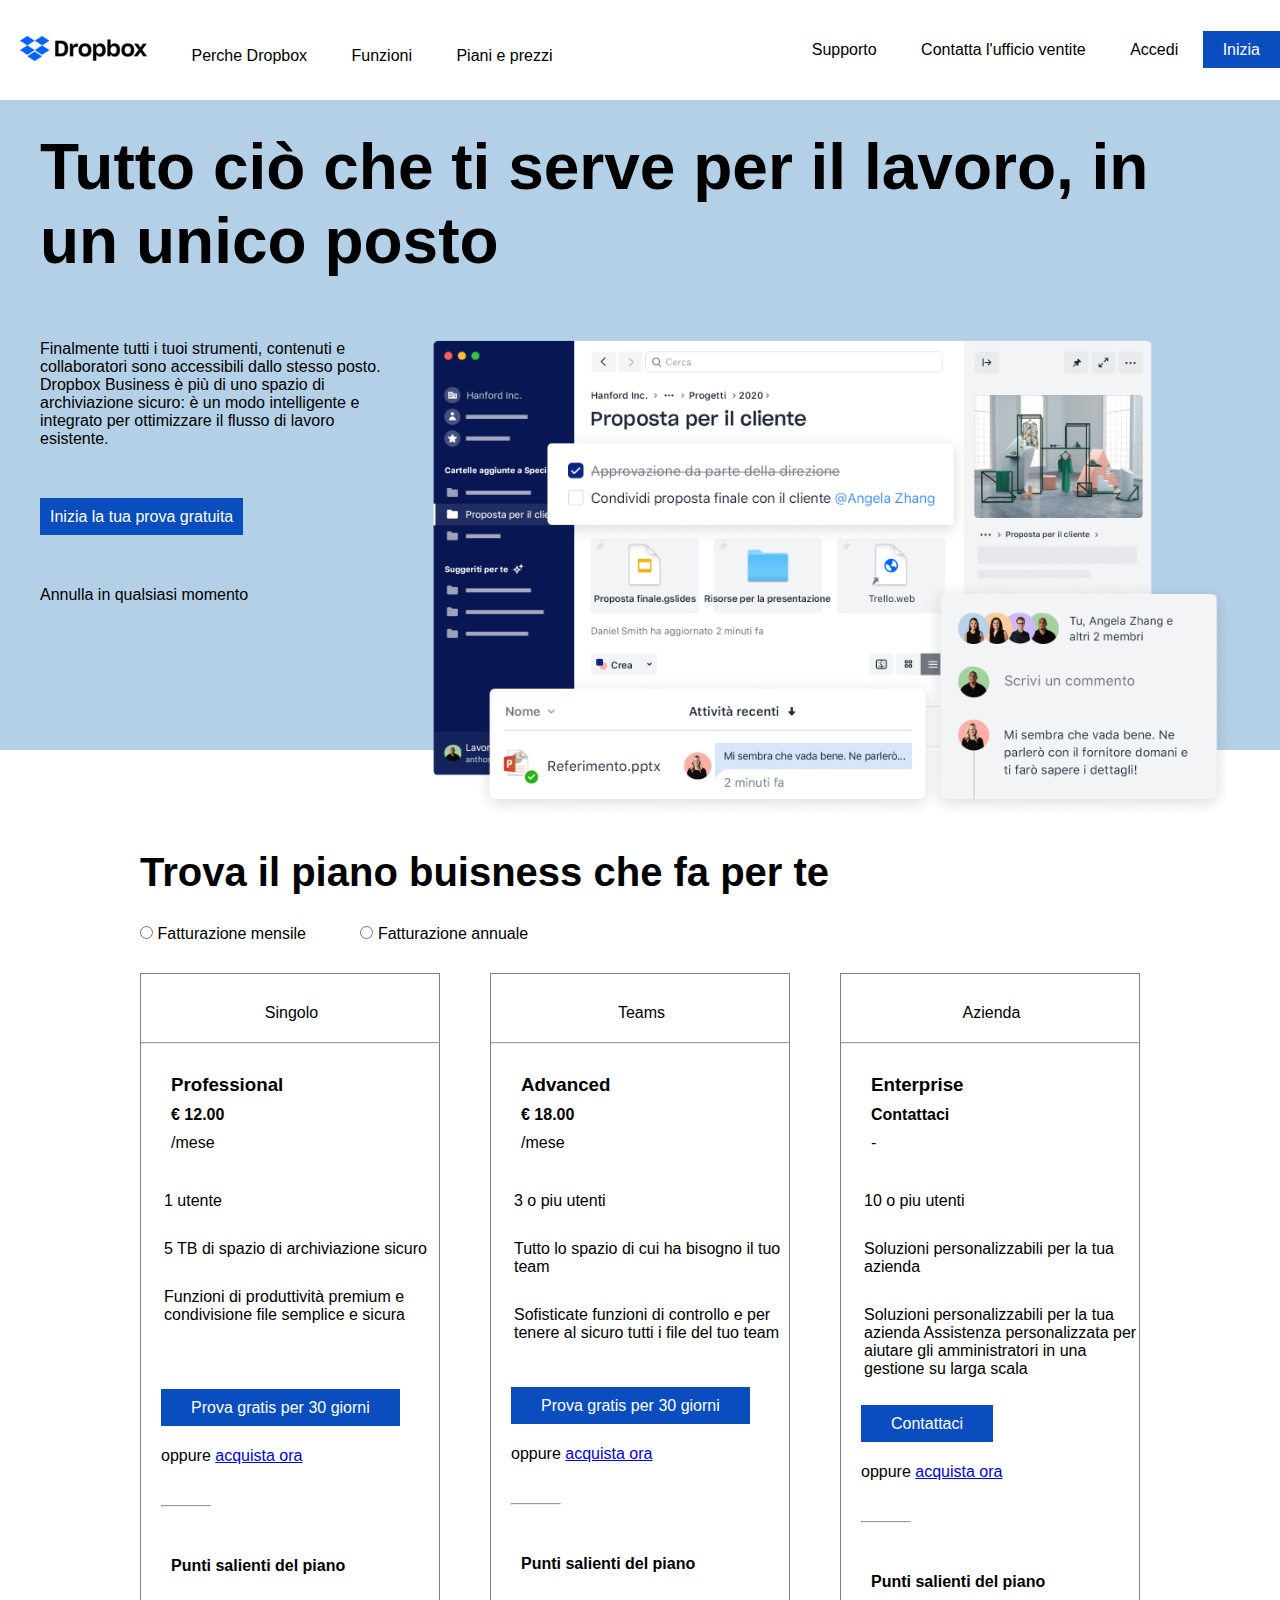
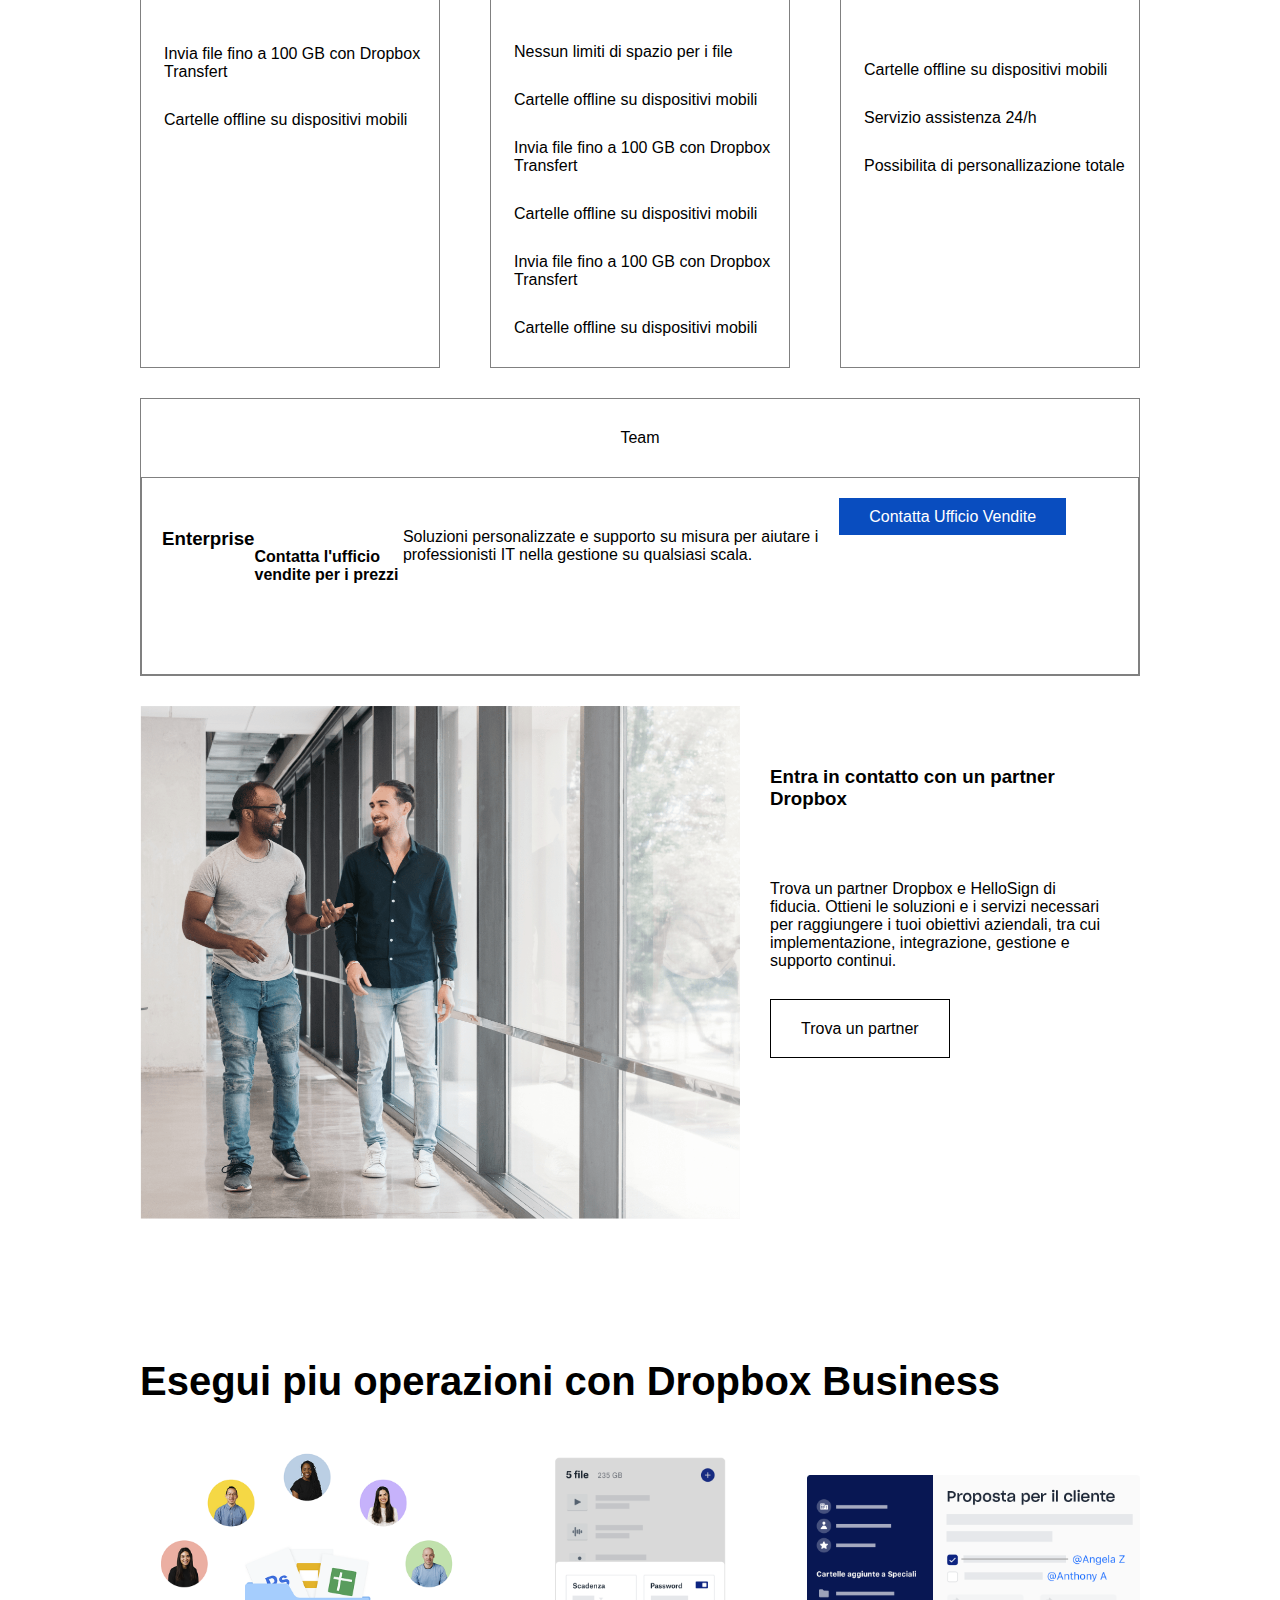
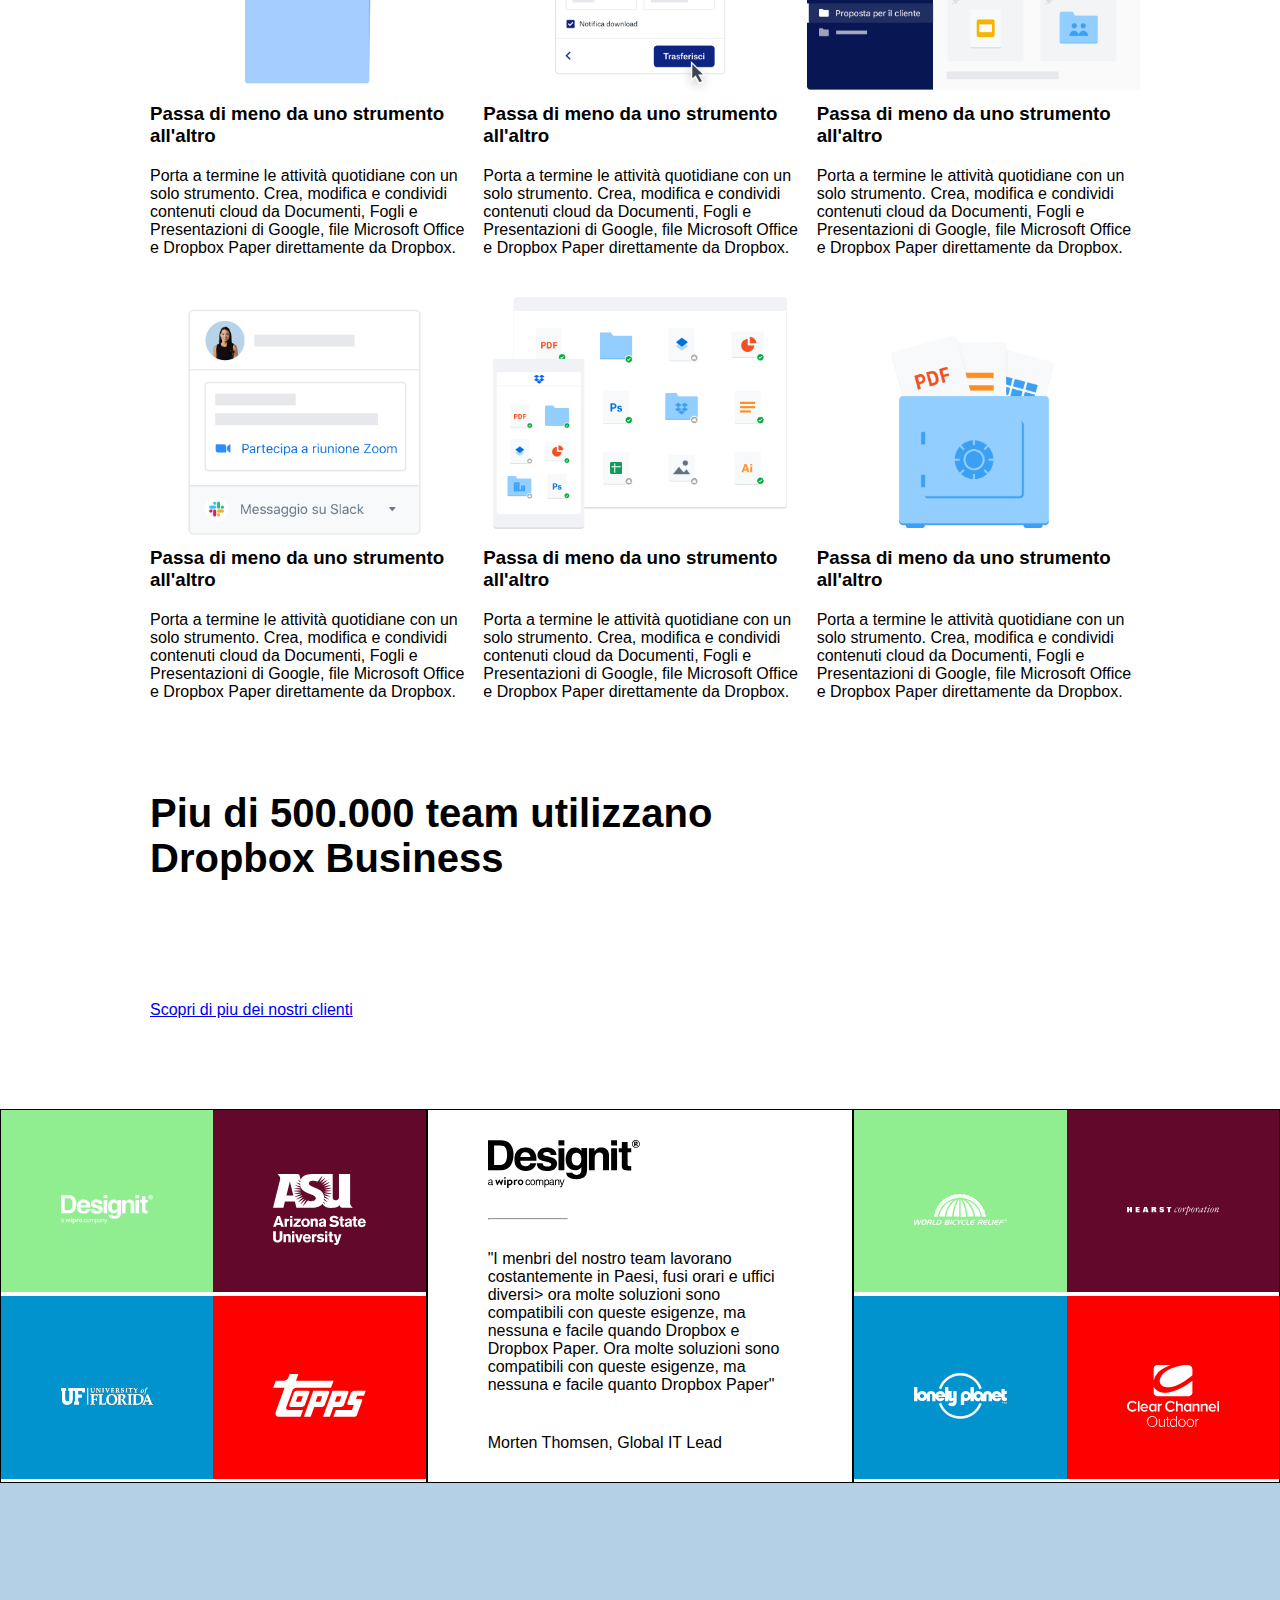
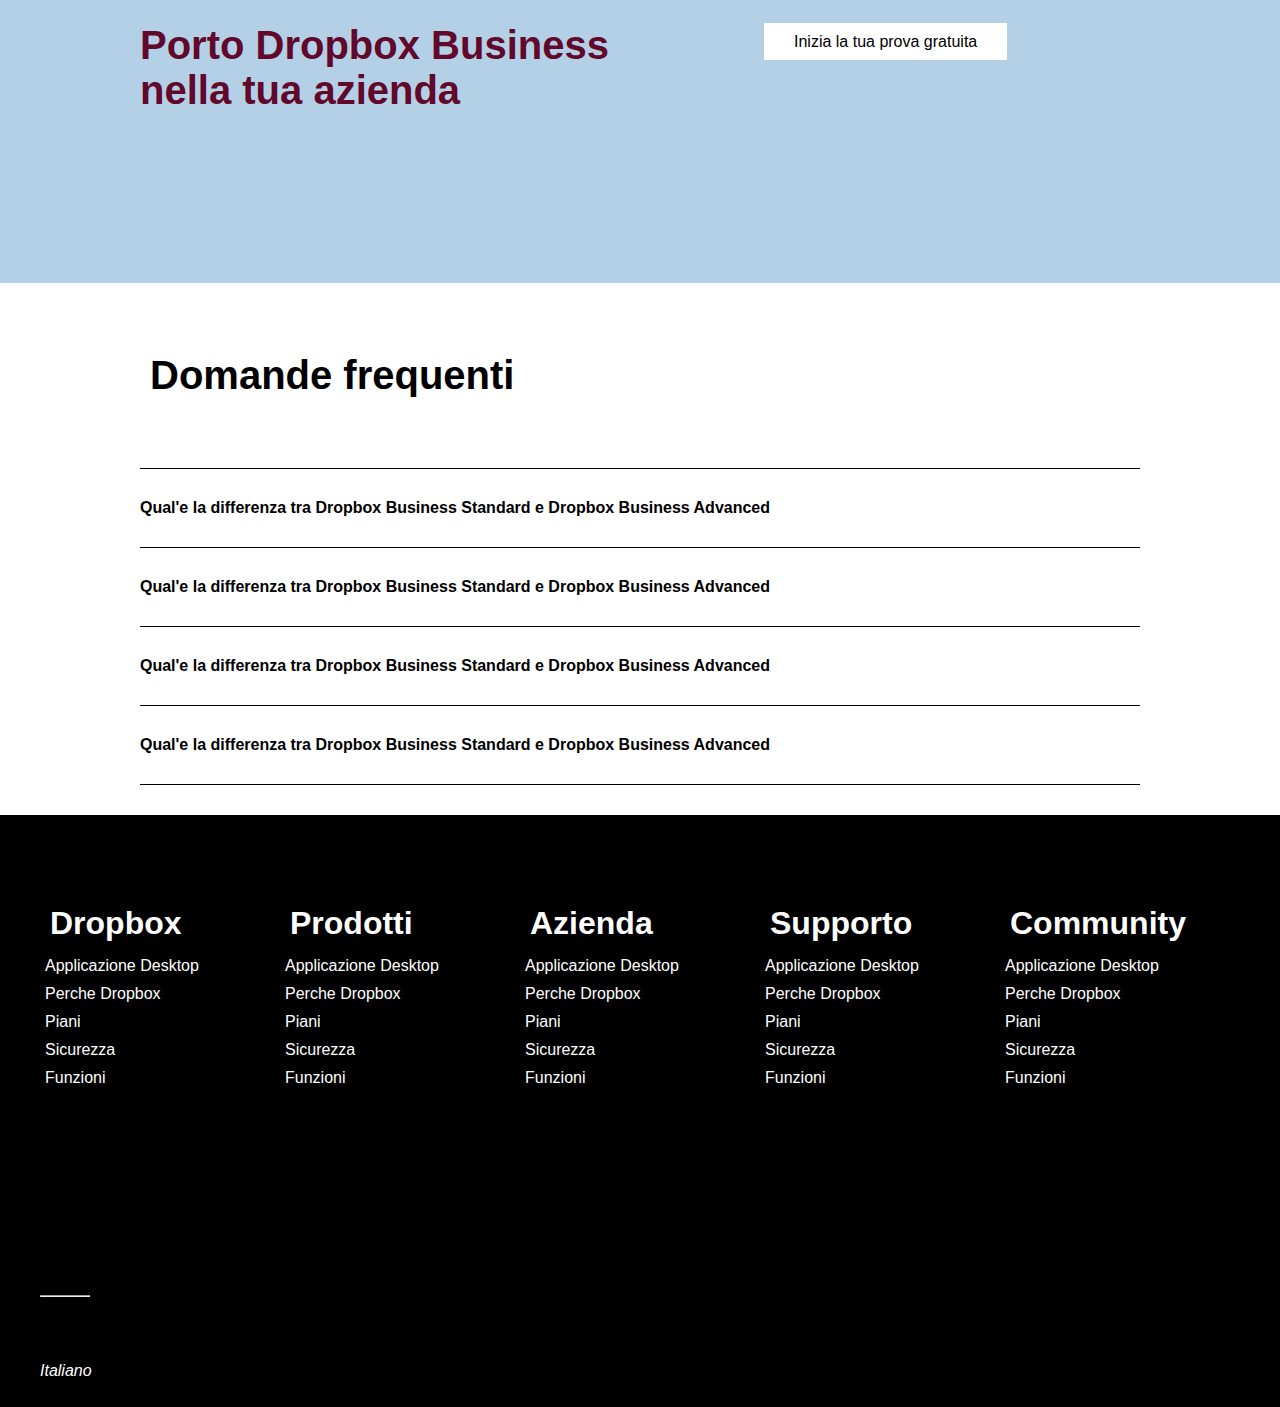
<file: index.html>
<!DOCTYPE html>
<html lang="en">
    <head>
        <meta charset="UTF-8">
        <meta name="viewport" content="width=device-width, initial-scale=1.0">
        <title>Template HTML CSS</title>

        <!-- CSS -->
        <link rel="stylesheet" href="https://cdnjs.cloudflare.com/ajax/libs/font-awesome/6.4.2/css/all.min.css" integrity="sha512-z3gLpd7yknf1YoNbCzqRKc4qyor8gaKU1qmn+CShxbuBusANI9QpRohGBreCFkKxLhei6S9CQXFEbbKuqLg0DA==" crossorigin="anonymous" referrerpolicy="no-referrer" />
        <link rel="stylesheet" href="css/style.css">
    </head>
    <body>
        
        <!-- Inizio Header Principale -->
        <header>
            <nav class="header-top">
                <ul>
                    <li>
                        <a href="#">
                            <img src="./img/logo-small.png" alt="Logo">
                        </a>
                        <a href="#">
                            Perche  Dropbox
                            </a>
                        <a href="#">
                            Funzioni
                        </a>
                        <a href="#">
                            Piani e prezzi
                        </a>
                    </li>
                </ul>

                <ul>
                    <li>
                        <a href="#">
                            Supporto
                        </a>
                        <a href="#">
                            Contatta l'ufficio ventite
                        </a>
                        <a href="#">
                            Accedi
                        </a>
                        <a href="#" class="button blue">
                            Inizia
                        </a>
                    </li>
                </ul>
            </nav>
        </header>
        <!-- Fine Header Principale -->
        
        <!-- Inizio Main -->
        <main>
            <!-- <section id="jumbo">
                <div class="main-container">
                    <div class="jumbo-container">
                        <h1>
                            Tutto ciò che ti serve per il lavoro, in un unico posto
                        </h1> 
                    </div>
                    <div class="info">
                        <p>
                            Finalmente tutti i tuoi strumenti, contenuti e collaboratori sono accessibili dallo stesso posto.
                            Dropbox Business è più di uno spazio di archiviazione sicuro: è un modo intelligente e integrato per
                            ottimizzare il flusso di lavoro esistente.
                        </p>
                        <a href="#" class="button blue">
                            Inizia la tua prova gratuita
                        </a>
                       <div>
                        <span>
                            Annulla in qualsiasi momento
                           </span>
                       </div>
                       <i class="fa-solid fa-down-long"></i>
                        
                    </div>
                    <div class="img-jumbo">
                        <img src="./img/jumbo.png" alt="Jumbo">
                    </div>
                </div>
            </section> -->
            <section id="jumbo-color">
                <div class="main-container-n">
                    <div class="jumbo">
                        <h1>
                            Tutto ciò che ti serve per il lavoro, in un unico posto
                        </h1>
                    </div>

                    <div class="info position">
                        <div class="small-info">
                            <p>
                                Finalmente tutti i tuoi strumenti, contenuti e collaboratori sono accessibili dallo stesso posto.
                                Dropbox Business è più di uno spazio di archiviazione sicuro: è un modo intelligente e integrato per
                                ottimizzare il flusso di lavoro esistente.
                            </p>
                            <a href="#" class="button blue">
                                Inizia la tua prova gratuita
                            </a>
                           <div>
                            <span>
                                Annulla in qualsiasi momento
                               </span>
                           </div>
                           <i class="fa-solid fa-down-long"></i>
                        </div>
                        <div class="big-info">
                               
                                <img src="./img/jumbo.png" alt="">
                               
                        </div>
                    </div>
                </div>
            </section>
            <section class="container"> 
                <h2>
                    Trova il piano buisness che fa per te
                </h2>
                <div class>
                    <input type="radio" id="contactChoice1" name="contact" value="email" />
                    <label for="contactChoice1">Fatturazione mensile</label>
              
                    <input type="radio" id="contactChoice2" name="contact" value="phone" />
                    <label for="contactChoice2">Fatturazione annuale</label>
                </div>
                <div class="my-row">
                    <div class="my-col-1-3">
                        <div class="center">
                            <i class="fa-solid fa-user"></i>
                                    Singolo
                        </div>
                        <hr  class="margin-left-neg">
                        <h3>
                            Professional
                        </h3>
                        <div class="price">
                            &euro; 12.00
                        </div>
                        <div class="period">
                            /mese
                        </div>
                        <ul class="padding-45">
                            <li>
                                <i class="fa-solid fa-user"></i>
                                1 utente
                            </li>
                            <li>
                                <i class="fa-solid fa-folder"></i>
                                5 TB di spazio di archiviazione sicuro
                            </li>
                            <li>
                                <i class="fa-solid fa-share-nodes"></i>
                                    
                                    Funzioni di produttività premium e condivisione file semplice e sicura      
                            </li>
                        </ul>
                        <a href="#" class="button blue padding">
                            Prova gratis per 30 giorni
                        </a>
                        <div class="acquista-ora">
                            oppure <a href="#"> acquista ora</a>
                        </div>
                        <hr class="hr-small">
                        <h4>
                            Punti salienti del piano
                        </h4>
                        <ul>
                            <li>
                                <i class="fa-solid fa-check" style="color: #0561ff;"></i>
                                Invia file fino a 100 GB con Dropbox Transfert
                            </li>
                            <li>
                                <i class="fa-solid fa-check" style="color: #0561ff;"></i>
                                Cartelle offline su dispositivi mobili
                            </li>
                        </ul>
                    </div>
                    <div class="my-col-1-3">
                        <div class="center">
                            <i class="fa-solid fa-users"></i>
                                    Teams
                        </div>
                        <hr class="margin-left-neg">
                        <h3>
                            Advanced
                        </h3>
                        <div class="price">
                            &euro; 18.00
                        </div>
                        <div class="period">
                            /mese
                        </div>
                        <ul class="padding-25">
                            <li>
                                <i class="fa-solid fa-user"></i>
                                3 o piu utenti
                            </li>
                            <li>
                                <i class="fa-solid fa-folder"></i>
                                Tutto lo spazio di cui ha bisogno il tuo team
                            </li>
                            <li>
                                <i class="fa-solid fa-share-nodes"></i>
                                    
                                Sofisticate funzioni di controllo e per tenere al sicuro tutti i file del tuo team
                            </li>
                        </ul>
                        <a href="#" class="button blue padding">
                            Prova gratis per 30 giorni
                        </a>
                        <div class="acquista-ora">
                            oppure <a href="#"> acquista ora</a>
                        </div>
                        <hr class="hr-small">
                        <h4>
                            Punti salienti del piano
                        </h4>
                        <ul>
                            <li>
                                <i class="fa-solid fa-check" style="color: #0561ff;"></i>
                                Nessun limiti di spazio per i file
                            <li>
                                <i class="fa-solid fa-check" style="color: #0561ff;"></i>
                                Cartelle offline su dispositivi mobili
                            </li>
                            <li>
                                <i class="fa-solid fa-check" style="color: #0561ff;"></i>
                                Invia file fino a 100 GB con Dropbox Transfert
                            </li>
                            <li>
                                <i class="fa-solid fa-check" style="color: #0561ff;"></i>
                                Cartelle offline su dispositivi mobili
                            </li>                            <li>
                                <i class="fa-solid fa-check" style="color: #0561ff;"></i>
                                Invia file fino a 100 GB con Dropbox Transfert
                            </li>
                            <li>
                                <i class="fa-solid fa-check" style="color: #0561ff;"></i>
                                Cartelle offline su dispositivi mobili
                            </li>
                        </ul>
                    </div>
                    <div class="my-col-1-3">
                        <div class="center">
                            <i class="fa-solid fa-hotel"></i>
                                    Azienda
                        </div>
                        <hr class="margin-left-neg">
                        <h3>
                            Enterprise
                        </h3>
                        <div class="price">
                            Contattaci
                        </div>
                        <div class="period">
                            -
                        </div>
                        <ul class="padding-7">
                            <li>
                                <i class="fa-solid fa-user"></i>
                                10 o piu utenti
                            <li>
                                <i class="fa-solid fa-folder"></i>
                                Soluzioni personalizzabili per la tua azienda
                            </li>
                            <li>
                                <i class="fa-solid fa-share-nodes"></i>
                                Soluzioni personalizzabili per la tua azienda
                                Assistenza personalizzata per aiutare gli amministratori in una gestione su larga scala      
                            </li>
                        </ul>
                        <a href="#" class="button blue padding">
                            Contattaci
                        </a>
                        <div class="acquista-ora">
                            oppure <a href="#"> acquista ora</a>
                        </div>
                        <hr class="hr-small">
                        <h4>
                            Punti salienti del piano
                        </h4>
                        <ul>
                            <li>
                                <i class="fa-solid fa-check" style="color: #0561ff;"></i>
                                Cartelle offline su dispositivi mobili
                            </li>
                            <li>
                                <i class="fa-solid fa-check" style="color: #0561ff;"></i>
                                Servizio assistenza 24/h
                            </li>
                            <li>
                                <i class="fa-solid fa-check" style="color: #0561ff;"></i>
                                Possibilita di personallizazione totale
                            </li>
                        </ul>
                    </div>
                </div>   
                
            </section>

            <section class="container">
                
                <div class="large-column border">
                    <div>
                        <i class="fa-solid fa-hotel user"></i>
                        Team
                    </div>
                    <div class="contenuto border">
                        <div class="info">
                            <h3>
                                Enterprise
                            </h3>
                            <h4>
                                Contatta l'ufficio vendite per i prezzi
                            </h4>
                            <p>
                                Soluzioni personalizzate e supporto su misura per aiutare i professionisti IT nella gestione su qualsiasi scala.
                            </p>
                        </div>
                        <div class="only-button">
                            <a href="#" class="button blue padding-n"> 
                                Contatta Ufficio Vendite
                            </a>
                        </div>
                    </div>
                </div>
                
            </section>

            <section  class="container">
                <div class="my-row">
                    <div class="my-col-3-5">
                        <img src="./img/partner.png" alt="partner">
                    </div>
                    <div class="my-col-2-5">
                        <h3>
                            Entra in contatto con un partner Dropbox
                        </h3>
                        <p>
                            Trova un partner Dropbox e HelloSign di fiducia. Ottieni le soluzioni e i servizi necessari per raggiungere i tuoi obiettivi aziendali, tra cui implementazione, integrazione, gestione e supporto continui.
                        </p>
                        <a href="#" class="button black"> 
                            Trova un partner
                        </a>
                    </div>
                </div>
            </section>

            <section class="container">
                <div class="my-row-n">
                    <h2>
                        Esegui piu operazioni con Dropbox Business
                    </h2>
                    <div class="my-col-1-3-1">
                        <div class="card">
                            <div class="card-img">
                                <img src="./img/business-feature-switching-tools.png" alt="Tools">
                            </div>
                            <div class="card-info">
                                <h3>
                                    Passa di meno da uno strumento all'altro
                                </h3>
                                <p>
                                    Porta a termine le attività quotidiane con un solo strumento. Crea, modifica e condividi contenuti cloud da Documenti, Fogli e Presentazioni di Google, file Microsoft Office e Dropbox Paper direttamente da Dropbox.
                                </p>
                            </div>
                        </div>
                    </div>
                    <div class="my-col-1-3-1">
                        <div class="card">
                            <div class="card-img">
                                <img src="./img/business-feature-send-files-it.png" alt="Tools">
                            </div>
                            <div class="card-info">
                                <h3>
                                    Passa di meno da uno strumento all'altro
                                </h3>
                                <p>
                                    Porta a termine le attività quotidiane con un solo strumento. Crea, modifica e condividi contenuti cloud da Documenti, Fogli e Presentazioni di Google, file Microsoft Office e Dropbox Paper direttamente da Dropbox.
                                </p>
                            </div>
                        </div>    
                    </div>
                    <div class="my-col-1-3-1">
                        <div class="card">
                            <div class="card-img">
                                <img src="./img/business-feature-coordinate-it.png" alt="Tools">
                            </div>
                            <div class="card-info">
                                <h3>
                                    Passa di meno da uno strumento all'altro
                                </h3>
                                <p>
                                    Porta a termine le attività quotidiane con un solo strumento. Crea, modifica e condividi contenuti cloud da Documenti, Fogli e Presentazioni di Google, file Microsoft Office e Dropbox Paper direttamente da Dropbox.
                                </p>
                            </div>
                        </div>    
                    </div>
                    <div class="my-col-1-3-1">
                        <div class="card">
                            <div class="card-img">
                                <img src="./img/business-feature-integrations-it.png" alt="Tools">
                            </div>
                            <div class="card-info">
                                <h3>
                                    Passa di meno da uno strumento all'altro
                                </h3>
                                <p>
                                    Porta a termine le attività quotidiane con un solo strumento. Crea, modifica e condividi contenuti cloud da Documenti, Fogli e Presentazioni di Google, file Microsoft Office e Dropbox Paper direttamente da Dropbox.
                                </p>
                            </div>
                        </div>    
                    </div>
                    <div class="my-col-1-3-1">
                        <div class="card">
                            <div class="card-img">
                                <img src="./img/business-feature-multi-device.png" alt="Tools">
                            </div>
                            <div class="card-info">
                                <h3>
                                    Passa di meno da uno strumento all'altro
                                </h3>
                                <p>
                                    Porta a termine le attività quotidiane con un solo strumento. Crea, modifica e condividi contenuti cloud da Documenti, Fogli e Presentazioni di Google, file Microsoft Office e Dropbox Paper direttamente da Dropbox.
                                </p>
                            </div>
                        </div>    
                    </div>
                    <div class="my-col-1-3-1">
                        <div class="card">
                            <div class="card-img">
                                <img src="./img/business-feature-security.png" alt="Tools">
                            </div>
                            <div class="card-info">
                                <h3>
                                    Passa di meno da uno strumento all'altro
                                </h3>
                                <p>
                                    Porta a termine le attività quotidiane con un solo strumento. Crea, modifica e condividi contenuti cloud da Documenti, Fogli e Presentazioni di Google, file Microsoft Office e Dropbox Paper direttamente da Dropbox.
                                </p>
                            </div>
                        </div>    
                    </div>
                </div>
            </section>

            <section class="container">
                <h2 class="new-h2">
                    Piu di 500.000 team utilizzano <br> Dropbox Business
                </h2>
                <div class="padding-new">
                    <a href="#">Scopri di piu dei nostri clienti</a>
                </div>
            </section>



            <section class="big-container">
                <div class="my-row-n">
                    <div class="my-col-1-3-1 red">
                        <div class="style-calc light-green">
                            <div class="flex flex-center">
                                <img src="./img/designit.svg" alt="">
                            </div>
                        </div>
                        <div class="style-calc purplel">
                            <div class="flex flex-center">
                                <img src="./img/arizona_state_university.svg" alt="">
                            </div>  
                        </div>
                        <div class="style-calc light-blue">
                            <div class="flex flex-center">
                                <img src="./img/university_of_florida.svg" alt="">
                            </div>     
                        </div>
                        <div class="style-calc redl">
                            <div class="flex flex-center ">
                                <img src="./img/topps.svg" alt="">
                            </div>
                        </div>
                    </div>
                    <div class="my-col-1-3-1 red">
                        <div class="padding-logo">
                            <img src="./img/designit.svg" alt="">
                            <hr class="grey-small">
                            <p>
                                "I menbri del nostro team lavorano costantemente in Paesi, fusi orari e uffici diversi> ora molte soluzioni sono compatibili con queste esigenze, ma nessuna e facile quando Dropbox e Dropbox Paper. Ora molte soluzioni sono compatibili con queste esigenze, ma nessuna e facile quanto Dropbox Paper"
                            </p>
                            <span>
                                Morten Thomsen, Global IT Lead
                            </span>
                        </div>
                        
                        
                    </div>

                    <div class="my-col-1-3-1 red">
                        <div class="style-calc light-green">
                            <div class="flex flex-center">
                                <img src="./img/world_bicycle_relief.svg" alt="">
                            </div>
                        </div>
                        <div class="style-calc purplel">
                            <div class="flex flex-center">
                                <img src="./img/hearst_corp.svg" alt="">
                            </div>  
                        </div>
                        <div class="style-calc light-blue">
                            <div class="flex flex-center">
                                <img src="./img/lonely_planet.svg" alt="">
                            </div>     
                        </div>
                        <div class="style-calc redl">
                            <div class="flex flex-center ">
                                <img src="./img/clear_channel.svg" alt="">
                            </div>
                        </div>
                    </div>
                </div>
            </section>

            <section class="container-color">
                <div class="container flex">
                    <div class="big-box">
                        <h2 class="purple">
                            Porto Dropbox Business  nella tua azienda
                        </h2>
                    </div>
                    <div class="small-box">
                        <a href="#" class="button white">
                            Inizia la tua prova gratuita
                        </a>
                    </div>
                </div>
            </section>

        
            <section class="container">
                <h2 class="new-h2">
                    Domande frequenti
                </h2>
                <div class="diff">
                    <div>
                        <p>
                            Qual'e la differenza tra Dropbox Business Standard e Dropbox Business Advanced
                        </p>

                        <div>
                            <i class="fa-solid fa-angle-down margin" style="color: #000000;"></i>
                        </div>
                    </div>

                    <div>
                        <p>
                            Qual'e la differenza tra Dropbox Business Standard e Dropbox Business Advanced
                        </p>

                        <div>
                            <i class="fa-solid fa-angle-down margin" style="color: #000000;"></i>
                        </div>
                    </div>

                    <div>
                        <p>
                            Qual'e la differenza tra Dropbox Business Standard e Dropbox Business Advanced
                        </p>

                        <div>
                            <i class="fa-solid fa-angle-down margin" style="color: #000000;"></i>
                        </div>
                    </div>

                    <div class="margin-bottom">
                        <p>
                            Qual'e la differenza tra Dropbox Business Standard e Dropbox Business Advanced
                        </p>

                        <div>
                            <i class="fa-solid fa-angle-down margin" style="color: #000000;"></i>
                        </div>
                    </div>
                    
                       
                </div>
            </section>
        </main>
        <!-- Fine Main -->
        
        <!-- Inizio Footer Principale -->
        <footer>
            <section class="footer-top">
                <div  class="main-container-n">
                    <div class="my-row-n footer-top">
                        <div class="my-col-1-5">
                            <h5>
                                Dropbox
                            </h5>
                            <nav>
                                <ul>
                                    <li>
                                        <a href="#">Applicazione Desktop</a>
                                    </li>
                                    <li>
                                        <a href="#">Perche Dropbox</a>
                                    </li>
                                    <li>
                                        <a href="#">Piani</a>
                                    </li>
                                    <li>
                                        <a href="#">Sicurezza</a>
                                    </li>
                                    <li>
                                        <a href="#">Funzioni</a>
                                    </li>
                                </ul>
                            </nav>
                        </div>
                        <div class="my-col-1-5">
                            <h5>
                                Prodotti
                            </h5>
                            <nav>
                                <ul>
                                    <li>
                                        <a href="#">Applicazione Desktop</a>
                                    </li>
                                    <li>
                                        <a href="#">Perche Dropbox</a>
                                    </li>
                                    <li>
                                        <a href="#">Piani</a>
                                    </li>
                                    <li>
                                        <a href="#">Sicurezza</a>
                                    </li>
                                    <li>
                                        <a href="#">Funzioni</a>
                                    </li>
                                </ul>
                            </nav>
                        </div>
                        <div class="my-col-1-5">
                            <h5>
                                Azienda
                            </h5>
                            <nav>
                                <ul>
                                    <li>
                                        <a href="#">Applicazione Desktop</a>
                                    </li>
                                    <li>
                                        <a href="#">Perche Dropbox</a>
                                    </li>
                                    <li>
                                        <a href="#">Piani</a>
                                    </li>
                                    <li>
                                        <a href="#">Sicurezza</a>
                                    </li>
                                    <li>
                                        <a href="#">Funzioni</a>
                                    </li>
                                </ul>
                            </nav>
                        </div>
                        <div class="my-col-1-5">
                            <h5>
                                Supporto
                            </h5>
                            <nav>
                                <ul>
                                    <li>
                                        <a href="#">Applicazione Desktop</a>
                                    </li>
                                    <li>
                                        <a href="#">Perche Dropbox</a>
                                    </li>
                                    <li>
                                        <a href="#">Piani</a>
                                    </li>
                                    <li>
                                        <a href="#">Sicurezza</a>
                                    </li>
                                    <li>
                                        <a href="#">Funzioni</a>
                                    </li>
                                </ul>
                            </nav>
                        </div>
                        <div class="my-col-1-5">
                            <h5>
                                Community
                            </h5>
                            <nav>
                                <ul>
                                    <li>
                                        <a href="#">Applicazione Desktop</a>
                                    </li>
                                    <li>
                                        <a href="#">Perche Dropbox</a>
                                    </li>
                                    <li>
                                        <a href="#">Piani</a>
                                    </li>
                                    <li>
                                        <a href="#">Sicurezza</a>
                                    </li>
                                    <li>
                                        <a href="#">Funzioni</a>
                                    </li>
                                </ul>
                            </nav>
                        </div>
                    </div>
                    <hr  class="hr-small">
                </div>
            </section>
            <section class="footer-botton">
                <div class="main-container-n">
                    <div class="special">
                        <i class="fa-solid fa-earth-americas"> Italiano</i>  <i class="fa-solid fa-sort-up"></i>
                    </div>
                </div>

            </section>
        </footer>
        <!-- Fine Footer Principale -->

    </body>
</html>
</file>
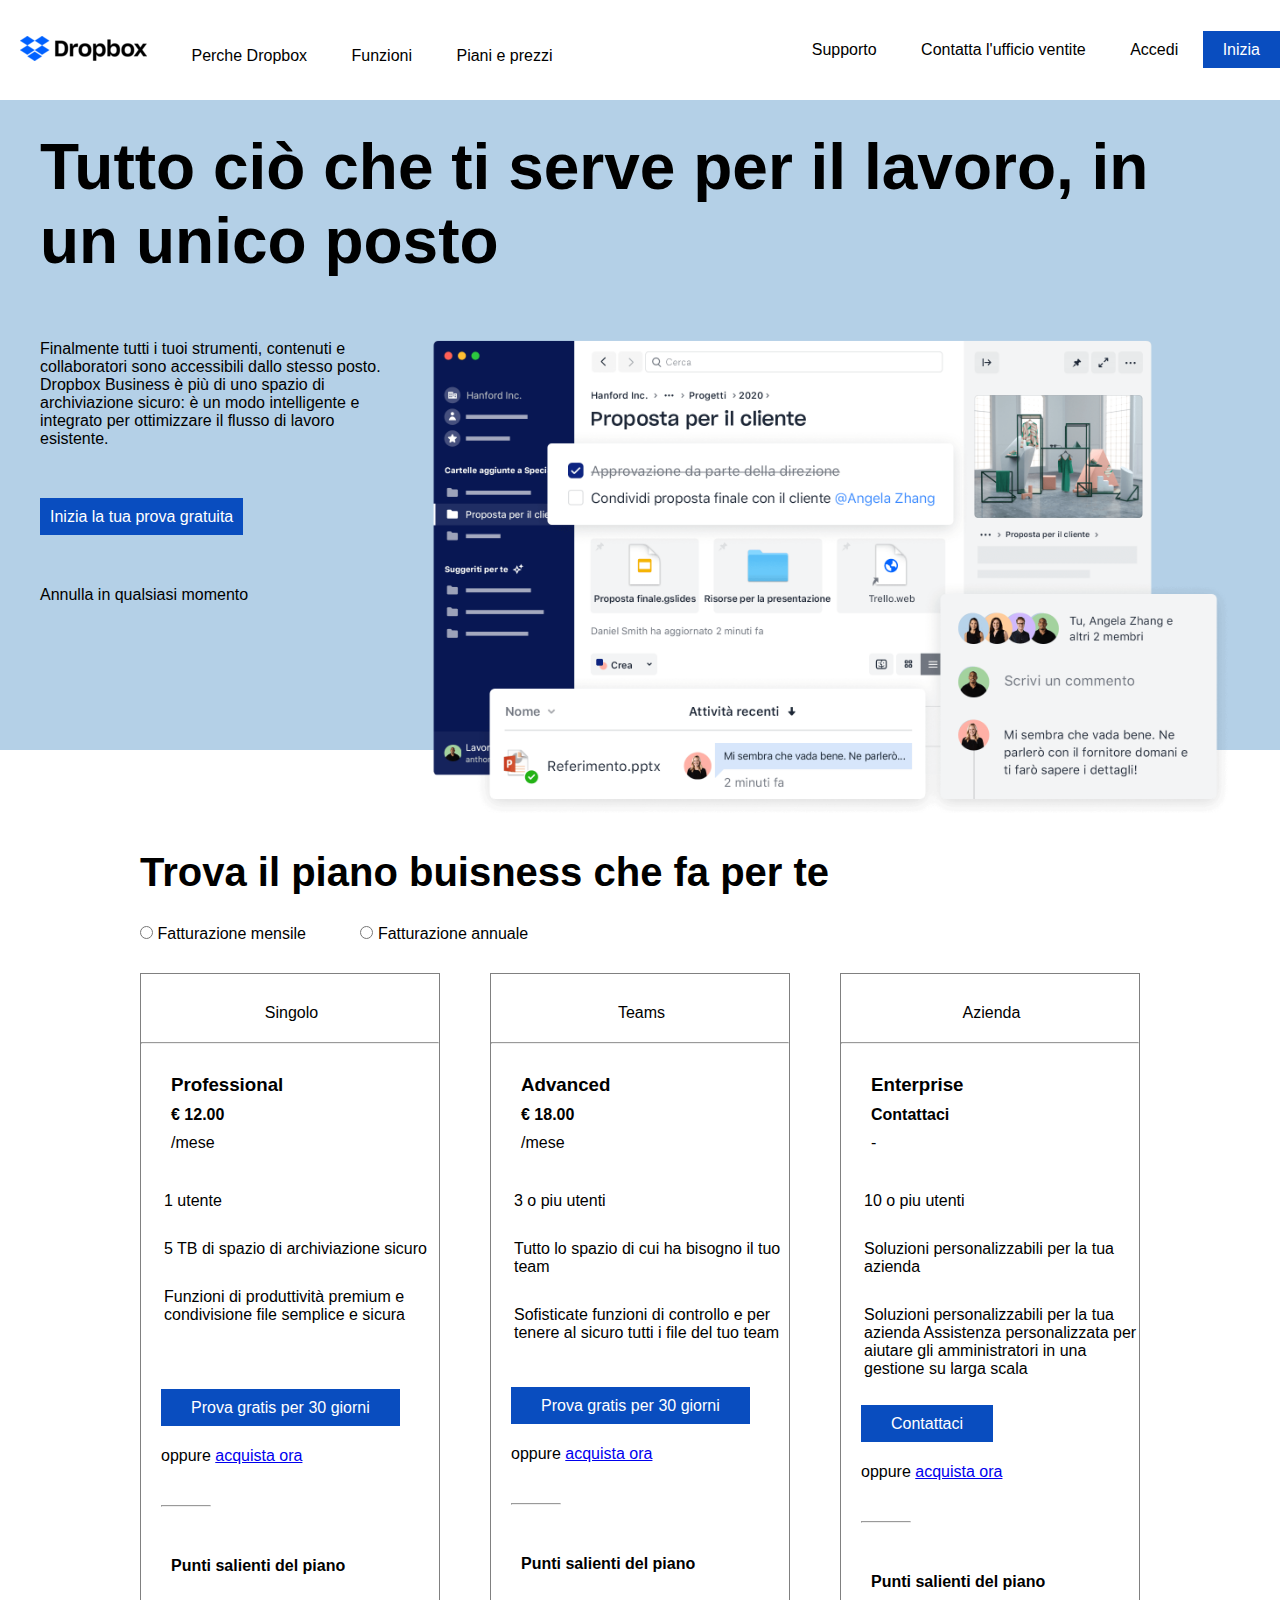
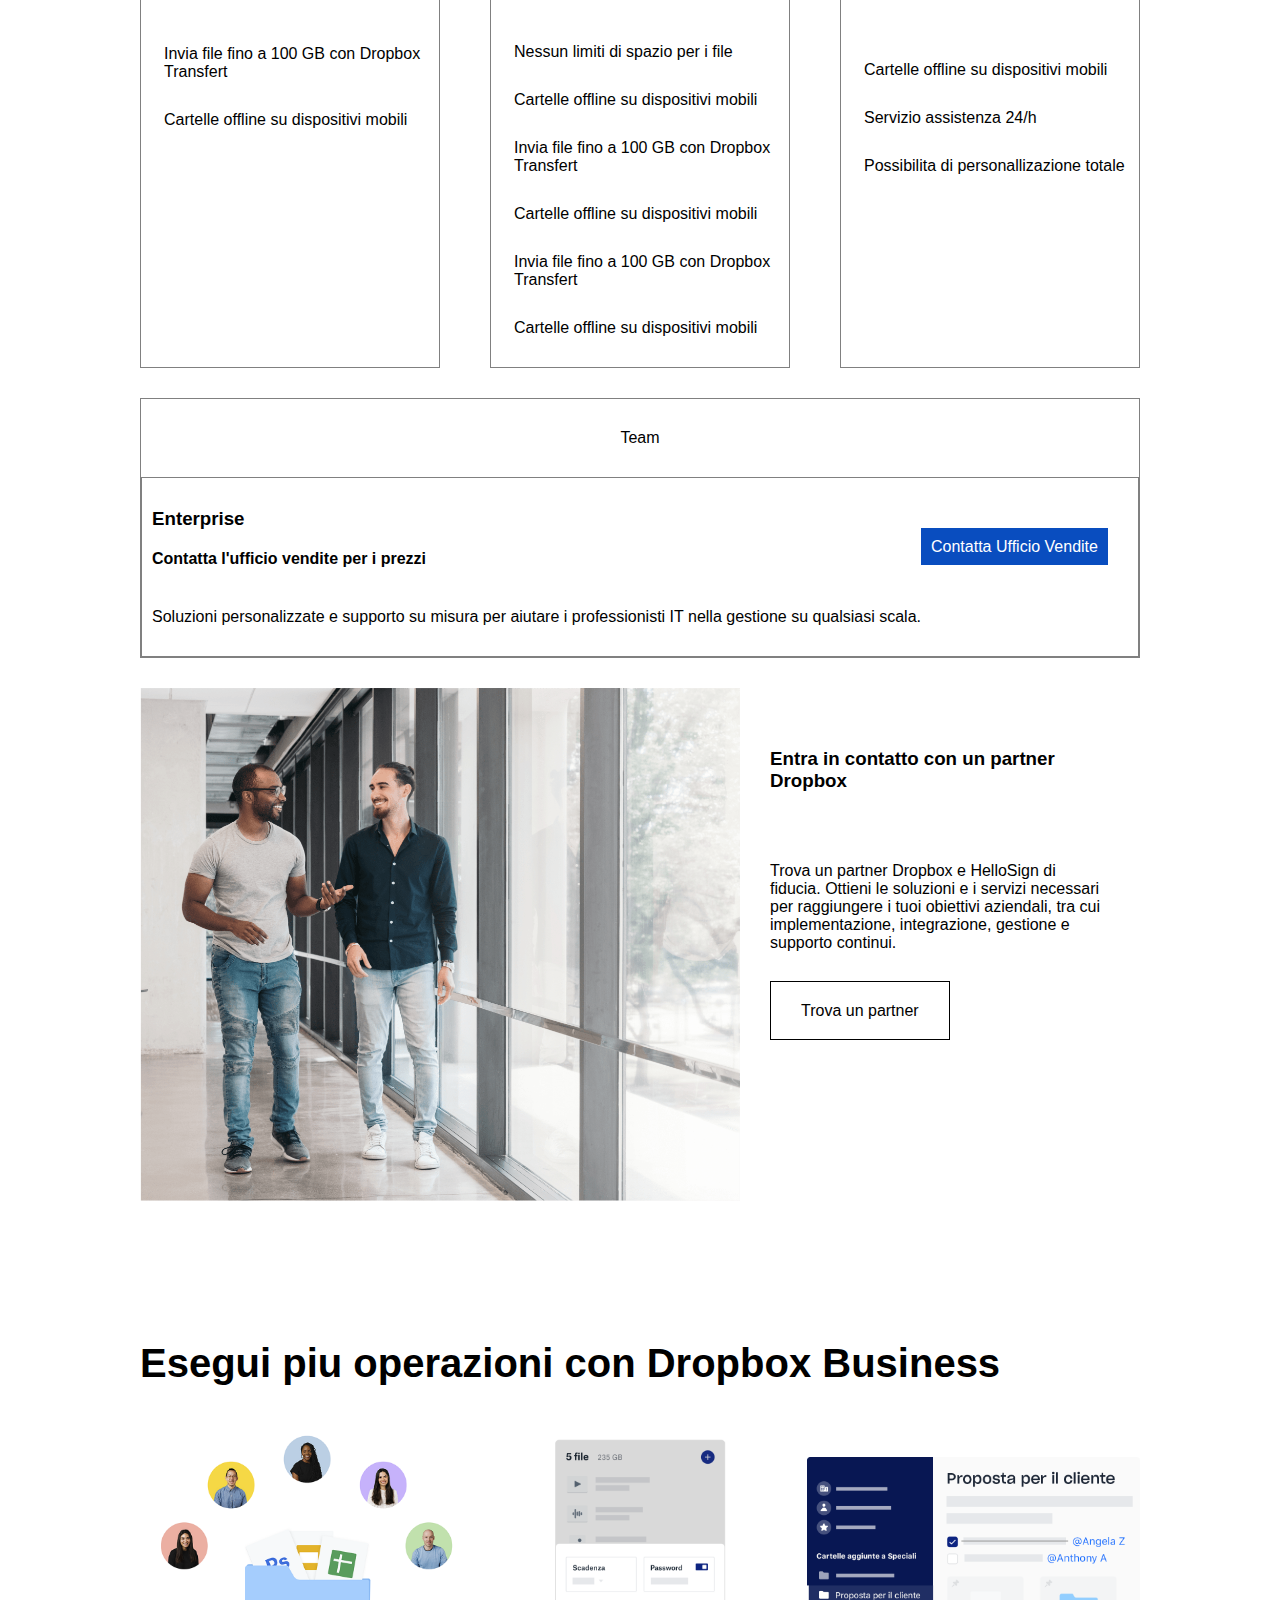
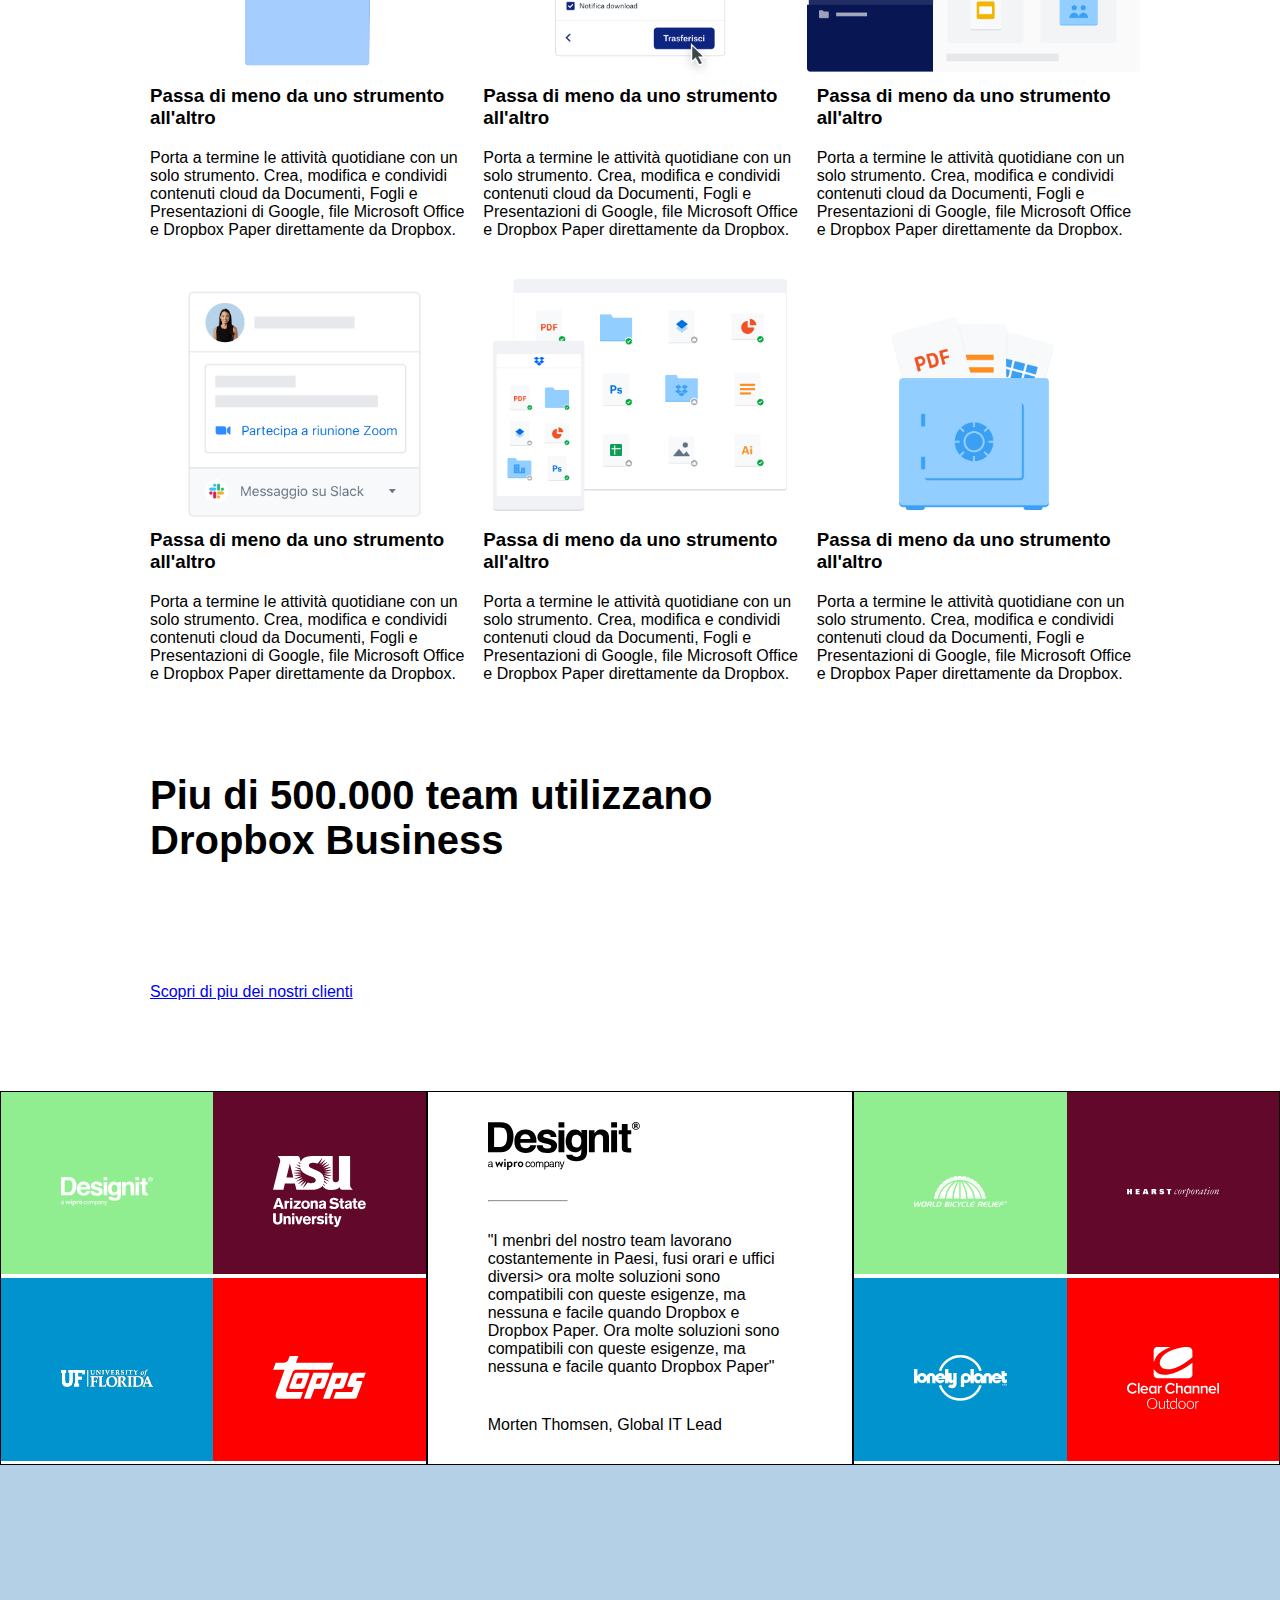
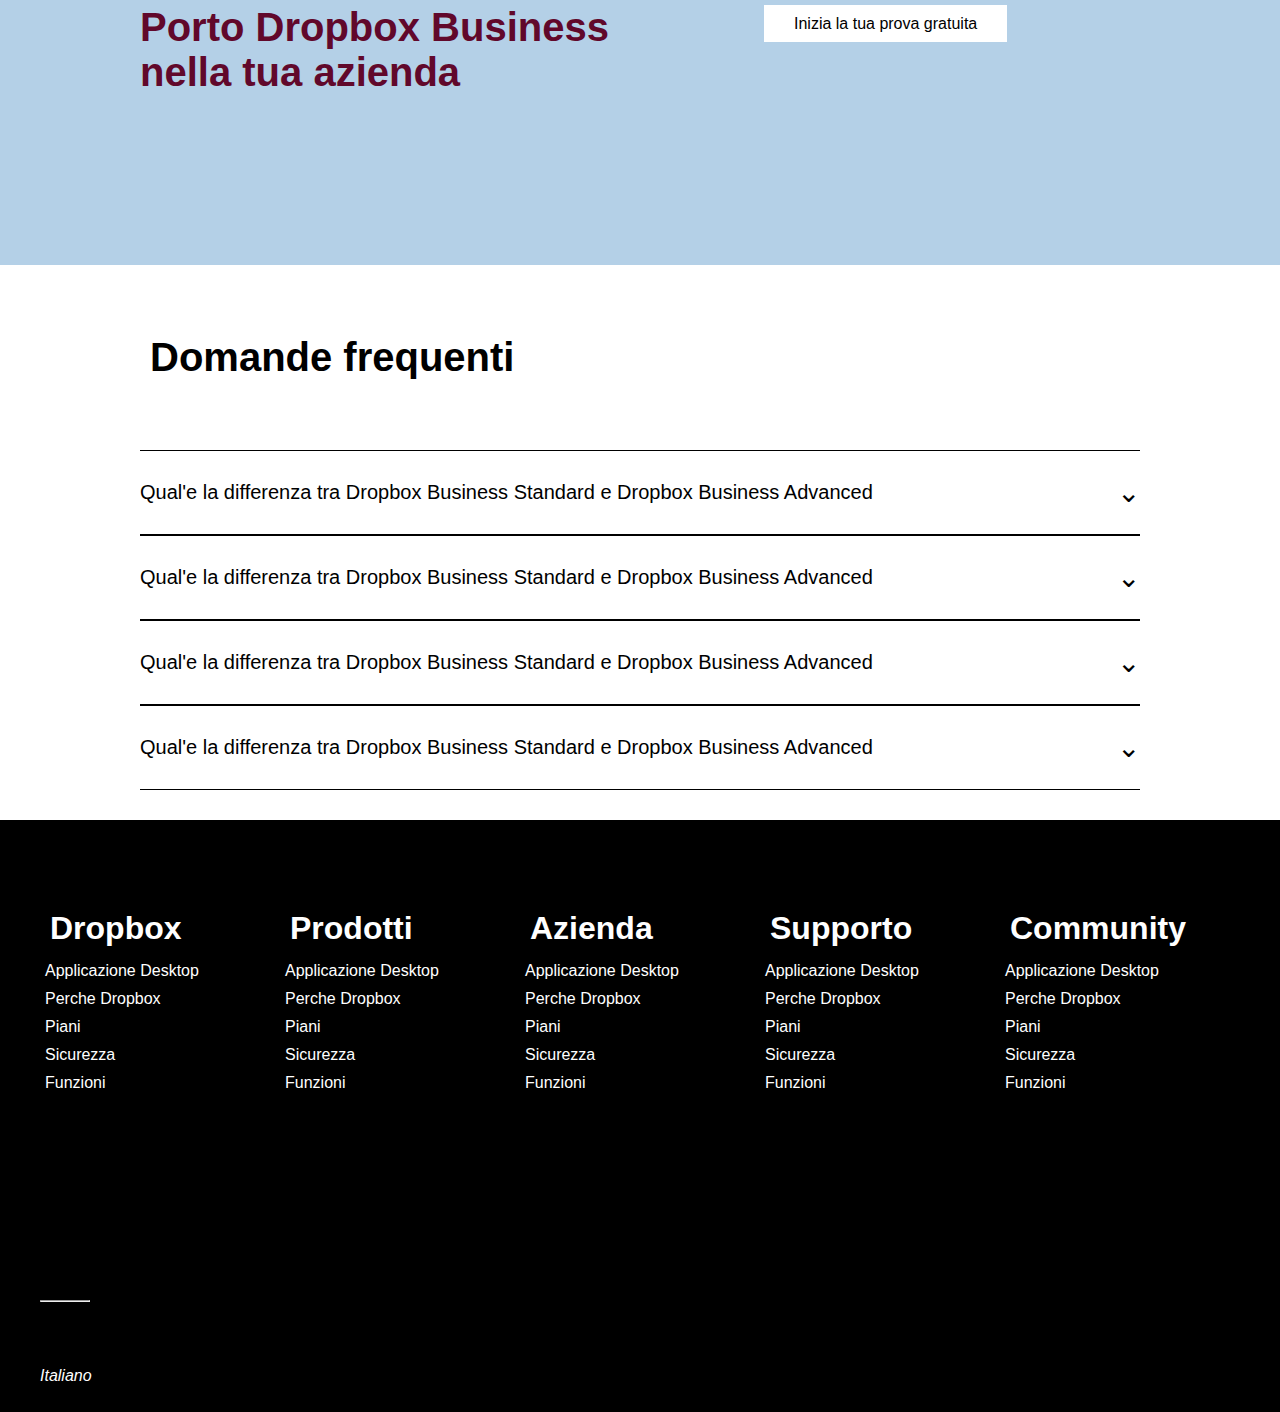
<file: Bonus/index.html>
<!DOCTYPE html>
<html lang="en">
    <head>
        <meta charset="UTF-8">
        <meta name="viewport" content="width=device-width, initial-scale=1.0">
        <title>Template HTML CSS</title>

        <!-- CSS -->
        <link rel="stylesheet" href="https://cdnjs.cloudflare.com/ajax/libs/font-awesome/6.4.2/css/all.min.css" integrity="sha512-z3gLpd7yknf1YoNbCzqRKc4qyor8gaKU1qmn+CShxbuBusANI9QpRohGBreCFkKxLhei6S9CQXFEbbKuqLg0DA==" crossorigin="anonymous" referrerpolicy="no-referrer" />
        <link rel="stylesheet" href="css/style.css">
    </head>
    <body>
        
        <!-- Inizio Header Principale -->
        <header>
            <nav class="header-top">
                <ul>
                    <li>
                        <a href="#">
                            <img src="./img/logo-small.png" alt="Logo">
                        </a>
                        <div class="dropdown">
                            <a href="#" class="dropbtn">
                                Perche  Dropbox
                            </a>
                                <ul class="dropdown-content">
                                    <li>
                                        <a href="#">Fai tu</a>
                                    </li>
                                    <li>
                                        <a href="#">Cosa c'e</a>
                                    </li>
                                    <li>
                                        <a href="#">Perche no</a>
                                    </li>
                                </ul>
                        </div>
                        <div class="dropdown">
                            <a href="#" class="dropbtn">
                                Funzioni
                            </a>
                                <ul class="dropdown-content">
                                    <li>
                                        <a href="#">Store</a>
                                    </li>
                                    <li>
                                        <a href="#">Compila con noi</a>
                                    </li>
                                    <li>
                                        <a href="#">Condividi</a>
                                    </li>
                                
                                    <li>
                                        <a href="#">Archivia e organizza</a>
                                    </li>
                                    <li>
                                        <a href="#">Proteggi i tuoi dati</a>
                                    </li>
                                </ul>
                    
                        </div>
                        <a href="#">
                            Piani e prezzi
                        </a>
                    </li>
                </ul>

                <ul>
                    <li>
                        <div class="dropdown">
                            <a href="#" class="dropbtn">
                                Supporto
                            </a>
                                <ul class="dropdown-content">
                                    <li>
                                        <a href="#">Centro assistenza</a>
                                    </li>
                                    <li>
                                        <a href="#">Forum Community</a>
                                    </li>
                                    <li>
                                        <a href="#">Invia email</a>
                                    </li>
                                
                                    <li>
                                        <a href="#">Cell 0000000000</a>
                                    </li>
                                </ul>
                    
                        </div>
                        <a href="#">
                            Contatta l'ufficio ventite
                        </a>
                        <a href="#">
                            Accedi
                        </a>
                        <a href="#" class="button blue">
                            Inizia
                        </a>
                    </li>
                </ul>
            </nav>
        </header>
        <!-- Fine Header Principale -->
        
        <!-- Inizio Main -->
        <main>
            <!-- <section id="jumbo">
                <div class="main-container">
                    <div class="jumbo-container">
                        <h1>
                            Tutto ciò che ti serve per il lavoro, in un unico posto
                        </h1> 
                    </div>
                    <div class="info">
                        <p>
                            Finalmente tutti i tuoi strumenti, contenuti e collaboratori sono accessibili dallo stesso posto.
                            Dropbox Business è più di uno spazio di archiviazione sicuro: è un modo intelligente e integrato per
                            ottimizzare il flusso di lavoro esistente.
                        </p>
                        <a href="#" class="button blue">
                            Inizia la tua prova gratuita
                        </a>
                       <div>
                        <span>
                            Annulla in qualsiasi momento
                           </span>
                       </div>
                       <i class="fa-solid fa-down-long"></i>
                        
                    </div>
                    <div class="img-jumbo">
                        <img src="./img/jumbo.png" alt="Jumbo">
                    </div>
                </div>
            </section> -->
            <section id="jumbo-color">
                <div class="main-container-n">
                    <div class="jumbo">
                        <h1>
                            Tutto ciò che ti serve per il lavoro, in un unico posto
                        </h1>
                    </div>

                    <div class="info position">
                        <div class="small-info">
                            <p>
                                Finalmente tutti i tuoi strumenti, contenuti e collaboratori sono accessibili dallo stesso posto.
                                Dropbox Business è più di uno spazio di archiviazione sicuro: è un modo intelligente e integrato per
                                ottimizzare il flusso di lavoro esistente.
                            </p>
                            <a href="#" class="button blue">
                                Inizia la tua prova gratuita
                            </a>
                           <div>
                            <span>
                                Annulla in qualsiasi momento
                               </span>
                           </div>
                           <i class="fa-solid fa-down-long"></i>
                        </div>
                        <div class="big-info">
                               
                                <img src="./img/jumbo.png" alt="">
                               
                        </div>
                    </div>
                </div>
            </section>
            <section class="container"> 
                <h2>
                    Trova il piano buisness che fa per te
                </h2>
                <div class>
                    <input type="radio" id="contactChoice1" name="contact" value="email" />
                    <label for="contactChoice1">Fatturazione mensile</label>
              
                    <input type="radio" id="contactChoice2" name="contact" value="phone" />
                    <label for="contactChoice2">Fatturazione annuale</label>
                </div>
                <div class="my-row">
                    <div class="my-col-1-3">
                        <div class="center">
                            <i class="fa-solid fa-user"></i>
                                    Singolo
                        </div>
                        <hr  class="margin-left-neg">
                        <h3>
                            Professional
                        </h3>
                        <div class="price">
                            &euro; 12.00
                        </div>
                        <div class="period">
                            /mese
                        </div>
                        <ul class="padding-45">
                            <li>
                                <i class="fa-solid fa-user"></i>
                                1 utente
                            </li>
                            <li>
                                <i class="fa-solid fa-folder"></i>
                                5 TB di spazio di archiviazione sicuro
                            </li>
                            <li>
                                <i class="fa-solid fa-share-nodes"></i>
                                    
                                    Funzioni di produttività premium e condivisione file semplice e sicura      
                            </li>
                        </ul>
                        <a href="#" class="button blue padding">
                            Prova gratis per 30 giorni
                        </a>
                        <div class="acquista-ora">
                            oppure <a href="#"> acquista ora</a>
                        </div>
                        <hr class="hr-small">
                        <h4>
                            Punti salienti del piano
                        </h4>
                        <ul>
                            <li>
                                <i class="fa-solid fa-check" style="color: #0561ff;"></i>
                                Invia file fino a 100 GB con Dropbox Transfert
                            </li>
                            <li>
                                <i class="fa-solid fa-check" style="color: #0561ff;"></i>
                                Cartelle offline su dispositivi mobili
                            </li>
                        </ul>
                    </div>
                    <div class="my-col-1-3">
                        <div class="center">
                            <i class="fa-solid fa-users"></i>
                                    Teams
                        </div>
                        <hr class="margin-left-neg">
                        <h3>
                            Advanced
                        </h3>
                        <div class="price">
                            &euro; 18.00
                        </div>
                        <div class="period">
                            /mese
                        </div>
                        <ul class="padding-25">
                            <li>
                                <i class="fa-solid fa-user"></i>
                                3 o piu utenti
                            </li>
                            <li>
                                <i class="fa-solid fa-folder"></i>
                                Tutto lo spazio di cui ha bisogno il tuo team
                            </li>
                            <li>
                                <i class="fa-solid fa-share-nodes"></i>
                                    
                                Sofisticate funzioni di controllo e per tenere al sicuro tutti i file del tuo team
                            </li>
                        </ul>
                        <a href="#" class="button blue padding">
                            Prova gratis per 30 giorni
                        </a>
                        <div class="acquista-ora">
                            oppure <a href="#"> acquista ora</a>
                        </div>
                        <hr class="hr-small">
                        <h4>
                            Punti salienti del piano
                        </h4>
                        <ul>
                            <li>
                                <i class="fa-solid fa-check" style="color: #0561ff;"></i>
                                Nessun limiti di spazio per i file
                            <li>
                                <i class="fa-solid fa-check" style="color: #0561ff;"></i>
                                Cartelle offline su dispositivi mobili
                            </li>
                            <li>
                                <i class="fa-solid fa-check" style="color: #0561ff;"></i>
                                Invia file fino a 100 GB con Dropbox Transfert
                            </li>
                            <li>
                                <i class="fa-solid fa-check" style="color: #0561ff;"></i>
                                Cartelle offline su dispositivi mobili
                            </li>                            <li>
                                <i class="fa-solid fa-check" style="color: #0561ff;"></i>
                                Invia file fino a 100 GB con Dropbox Transfert
                            </li>
                            <li>
                                <i class="fa-solid fa-check" style="color: #0561ff;"></i>
                                Cartelle offline su dispositivi mobili
                            </li>
                        </ul>
                    </div>
                    <div class="my-col-1-3">
                        <div class="center">
                            <i class="fa-solid fa-hotel"></i>
                                    Azienda
                        </div>
                        <hr class="margin-left-neg">
                        <h3>
                            Enterprise
                        </h3>
                        <div class="price">
                            Contattaci
                        </div>
                        <div class="period">
                            -
                        </div>
                        <ul class="padding-7">
                            <li>
                                <i class="fa-solid fa-user"></i>
                                10 o piu utenti
                            <li>
                                <i class="fa-solid fa-folder"></i>
                                Soluzioni personalizzabili per la tua azienda
                            </li>
                            <li>
                                <i class="fa-solid fa-share-nodes"></i>
                                Soluzioni personalizzabili per la tua azienda
                                Assistenza personalizzata per aiutare gli amministratori in una gestione su larga scala      
                            </li>
                        </ul>
                        <a href="#" class="button blue padding">
                            Contattaci
                        </a>
                        <div class="acquista-ora">
                            oppure <a href="#"> acquista ora</a>
                        </div>
                        <hr class="hr-small">
                        <h4>
                            Punti salienti del piano
                        </h4>
                        <ul>
                            <li>
                                <i class="fa-solid fa-check" style="color: #0561ff;"></i>
                                Cartelle offline su dispositivi mobili
                            </li>
                            <li>
                                <i class="fa-solid fa-check" style="color: #0561ff;"></i>
                                Servizio assistenza 24/h
                            </li>
                            <li>
                                <i class="fa-solid fa-check" style="color: #0561ff;"></i>
                                Possibilita di personallizazione totale
                            </li>
                        </ul>
                    </div>
                </div>   
                
            </section>

            <section class="container">
                
                <div class="large-column border">
                    <div>
                        <i class="fa-solid fa-hotel user"></i>
                        Team
                    </div>
                    <div class="contenuto border">
                        <div class="info-column">
                            <h3>
                                Enterprise
                            </h3>
                            <h4>
                                Contatta l'ufficio vendite per i prezzi
                            </h4>
                            <p>
                                Soluzioni personalizzate e supporto su misura per aiutare i professionisti IT nella gestione su qualsiasi scala.
                            </p>
                        </div>
                        <div class="only-button">
                            <a href="#" class="button blue padding-n"> 
                                Contatta Ufficio Vendite
                            </a>
                        </div>
                    </div>
                </div>
                
            </section>

            <section  class="container">
                <div class="my-row">
                    <div class="my-col-3-5">
                        <img src="./img/partner.png" alt="partner">
                    </div>
                    <div class="my-col-2-5">
                        <h3>
                            Entra in contatto con un partner Dropbox
                        </h3>
                        <p>
                            Trova un partner Dropbox e HelloSign di fiducia. Ottieni le soluzioni e i servizi necessari per raggiungere i tuoi obiettivi aziendali, tra cui implementazione, integrazione, gestione e supporto continui.
                        </p>
                        <a href="#" class="button black"> 
                            Trova un partner
                        </a>
                    </div>
                </div>
            </section>

            <section class="container">
                <div class="my-row-n">
                    <h2>
                        Esegui piu operazioni con Dropbox Business
                    </h2>
                    <div class="my-col-1-3-1">
                        <div class="card">
                            <div class="card-img">
                                <img src="./img/business-feature-switching-tools.png" alt="Tools">
                            </div>
                            <div class="card-info">
                                <h3>
                                    Passa di meno da uno strumento all'altro
                                </h3>
                                <p>
                                    Porta a termine le attività quotidiane con un solo strumento. Crea, modifica e condividi contenuti cloud da Documenti, Fogli e Presentazioni di Google, file Microsoft Office e Dropbox Paper direttamente da Dropbox.
                                </p>
                            </div>
                        </div>
                    </div>
                    <div class="my-col-1-3-1">
                        <div class="card">
                            <div class="card-img">
                                <img src="./img/business-feature-send-files-it.png" alt="Tools">
                            </div>
                            <div class="card-info">
                                <h3>
                                    Passa di meno da uno strumento all'altro
                                </h3>
                                <p>
                                    Porta a termine le attività quotidiane con un solo strumento. Crea, modifica e condividi contenuti cloud da Documenti, Fogli e Presentazioni di Google, file Microsoft Office e Dropbox Paper direttamente da Dropbox.
                                </p>
                            </div>
                        </div>    
                    </div>
                    <div class="my-col-1-3-1">
                        <div class="card">
                            <div class="card-img">
                                <img src="./img/business-feature-coordinate-it.png" alt="Tools">
                            </div>
                            <div class="card-info">
                                <h3>
                                    Passa di meno da uno strumento all'altro
                                </h3>
                                <p>
                                    Porta a termine le attività quotidiane con un solo strumento. Crea, modifica e condividi contenuti cloud da Documenti, Fogli e Presentazioni di Google, file Microsoft Office e Dropbox Paper direttamente da Dropbox.
                                </p>
                            </div>
                        </div>    
                    </div>
                    <div class="my-col-1-3-1">
                        <div class="card">
                            <div class="card-img">
                                <img src="./img/business-feature-integrations-it.png" alt="Tools">
                            </div>
                            <div class="card-info">
                                <h3>
                                    Passa di meno da uno strumento all'altro
                                </h3>
                                <p>
                                    Porta a termine le attività quotidiane con un solo strumento. Crea, modifica e condividi contenuti cloud da Documenti, Fogli e Presentazioni di Google, file Microsoft Office e Dropbox Paper direttamente da Dropbox.
                                </p>
                            </div>
                        </div>    
                    </div>
                    <div class="my-col-1-3-1">
                        <div class="card">
                            <div class="card-img">
                                <img src="./img/business-feature-multi-device.png" alt="Tools">
                            </div>
                            <div class="card-info">
                                <h3>
                                    Passa di meno da uno strumento all'altro
                                </h3>
                                <p>
                                    Porta a termine le attività quotidiane con un solo strumento. Crea, modifica e condividi contenuti cloud da Documenti, Fogli e Presentazioni di Google, file Microsoft Office e Dropbox Paper direttamente da Dropbox.
                                </p>
                            </div>
                        </div>    
                    </div>
                    <div class="my-col-1-3-1">
                        <div class="card">
                            <div class="card-img">
                                <img src="./img/business-feature-security.png" alt="Tools">
                            </div>
                            <div class="card-info">
                                <h3>
                                    Passa di meno da uno strumento all'altro
                                </h3>
                                <p>
                                    Porta a termine le attività quotidiane con un solo strumento. Crea, modifica e condividi contenuti cloud da Documenti, Fogli e Presentazioni di Google, file Microsoft Office e Dropbox Paper direttamente da Dropbox.
                                </p>
                            </div>
                        </div>    
                    </div>
                </div>
            </section>

            <section class="container">
                <h2 class="new-h2">
                    Piu di 500.000 team utilizzano <br> Dropbox Business
                </h2>
                <div class="padding-new">
                    <a href="#">Scopri di piu dei nostri clienti</a>
                </div>
            </section>



            <section class="big-container">
                <div class="my-row-n">
                    <div class="my-col-1-3-1 red">
                        <div class="style-calc light-green">
                            <div class="flex flex-center">
                                <img src="./img/designit.svg" alt="">
                            </div>
                        </div>
                        <div class="style-calc purplel">
                            <div class="flex flex-center">
                                <img src="./img/arizona_state_university.svg" alt="">
                            </div>  
                        </div>
                        <div class="style-calc light-blue">
                            <div class="flex flex-center">
                                <img src="./img/university_of_florida.svg" alt="">
                            </div>     
                        </div>
                        <div class="style-calc redl">
                            <div class="flex flex-center ">
                                <img src="./img/topps.svg" alt="">
                            </div>
                        </div>
                    </div>
                    <div class="my-col-1-3-1 red">
                        <div class="padding-logo">
                            <img src="./img/designit.svg" alt="">
                            <hr class="grey-small">
                            <p>
                                "I menbri del nostro team lavorano costantemente in Paesi, fusi orari e uffici diversi> ora molte soluzioni sono compatibili con queste esigenze, ma nessuna e facile quando Dropbox e Dropbox Paper. Ora molte soluzioni sono compatibili con queste esigenze, ma nessuna e facile quanto Dropbox Paper"
                            </p>
                            <span>
                                Morten Thomsen, Global IT Lead
                            </span>
                        </div>
                        
                        
                    </div>

                    <div class="my-col-1-3-1 red">
                        <div class="style-calc light-green">
                            <div class="flex flex-center">
                                <img src="./img/world_bicycle_relief.svg" alt="">
                            </div>
                        </div>
                        <div class="style-calc purplel">
                            <div class="flex flex-center">
                                <img src="./img/hearst_corp.svg" alt="">
                            </div>  
                        </div>
                        <div class="style-calc light-blue">
                            <div class="flex flex-center">
                                <img src="./img/lonely_planet.svg" alt="">
                            </div>     
                        </div>
                        <div class="style-calc redl">
                            <div class="flex flex-center ">
                                <img src="./img/clear_channel.svg" alt="">
                            </div>
                        </div>
                    </div>
                </div>
            </section>

            <section class="container-color">
                <div class="container flex">
                    <div class="big-box">
                        <h2 class="purple">
                            Porto Dropbox Business  nella tua azienda
                        </h2>
                    </div>
                    <div class="small-box">
                        <a href="#" class="button white">
                            Inizia la tua prova gratuita
                        </a>
                    </div>
                </div>
            </section>

        
            <section class="container">
                <h2 class="new-h2">
                    Domande frequenti
                </h2>
                <div class="diff">
                    <!-- <div>
                        <p>
                            Qual'e la differenza tra Dropbox Business Standard e Dropbox Business Advanced
                        </p>

                       <div class="faq">
                        
                            <i class="fa-solid fa-angle-down margin" style="color: #000000;"></i>
                        
                            <span>
                                Lorem ipsum dolor sit amet consectetur, adipisicing elit. Deserunt excepturi adipisci eaque molestias impedit vero modi vel consequatur cupiditate voluptas perferendis harum praesentium delectus, deleniti nihil alias velit laboriosam dolore aperiam similique quos aut nobis, neque provident! Repudiandae ab quod aspernatur numquam earum officia vel libero voluptas nisi fugiat. Incidunt!
                            </span>
                       </div>
                    </div> -->
                    <details>
                        <summary>Qual'e la differenza tra Dropbox Business Standard e Dropbox Business Advanced</summary>
                        <p>
                          Lorem ipsum dolor sit amet, eu alia suscipit mei. Reque iriure delectus vix id, ex sed forensibus suscipiantur. In eos exerci mollis apeirian, an qui latine alienum. Ad mea libris maluisset, consul assueverit sea ex.
                        </p>
                    </details>  
                    
                    <details>
                        <summary>Qual'e la differenza tra Dropbox Business Standard e Dropbox Business Advanced</summary>
                        <p>
                          Lorem ipsum dolor sit amet, eu alia suscipit mei. Reque iriure delectus vix id, ex sed forensibus suscipiantur. In eos exerci mollis apeirian, an qui latine alienum. Ad mea libris maluisset, consul assueverit sea ex.
                        </p>
                    </details> 

                    <details>
                        <summary>Qual'e la differenza tra Dropbox Business Standard e Dropbox Business Advanced</summary>
                        <p>
                          Lorem ipsum dolor sit amet, eu alia suscipit mei. Reque iriure delectus vix id, ex sed forensibus suscipiantur. In eos exerci mollis apeirian, an qui latine alienum. Ad mea libris maluisset, consul assueverit sea ex.
                        </p>
                    </details> 

                    <details>
                        <summary>Qual'e la differenza tra Dropbox Business Standard e Dropbox Business Advanced</summary>
                        <p>
                          Lorem ipsum dolor sit amet, eu alia suscipit mei. Reque iriure delectus vix id, ex sed forensibus suscipiantur. In eos exerci mollis apeirian, an qui latine alienum. Ad mea libris maluisset, consul assueverit sea ex.
                        </p>
                    </details> 
                     
                         
                       
                </div>
            </section>
        </main>
        <!-- Fine Main -->
        
        <!-- Inizio Footer Principale -->
        <footer>
            <section class="footer-top">
                <div  class="main-container-n">
                    <div class="my-row-n footer-top">
                        <div class="my-col-1-5">
                            <h5>
                                Dropbox
                            </h5>
                            <nav>
                                <ul>
                                    <li>
                                        <a href="#">Applicazione Desktop</a>
                                    </li>
                                    <li>
                                        <a href="#">Perche Dropbox</a>
                                    </li>
                                    <li>
                                        <a href="#">Piani</a>
                                    </li>
                                    <li>
                                        <a href="#">Sicurezza</a>
                                    </li>
                                    <li>
                                        <a href="#">Funzioni</a>
                                    </li>
                                </ul>
                            </nav>
                        </div>
                        <div class="my-col-1-5">
                            <h5>
                                Prodotti
                            </h5>
                            <nav>
                                <ul>
                                    <li>
                                        <a href="#">Applicazione Desktop</a>
                                    </li>
                                    <li>
                                        <a href="#">Perche Dropbox</a>
                                    </li>
                                    <li>
                                        <a href="#">Piani</a>
                                    </li>
                                    <li>
                                        <a href="#">Sicurezza</a>
                                    </li>
                                    <li>
                                        <a href="#">Funzioni</a>
                                    </li>
                                </ul>
                            </nav>
                        </div>
                        <div class="my-col-1-5">
                            <h5>
                                Azienda
                            </h5>
                            <nav>
                                <ul>
                                    <li>
                                        <a href="#">Applicazione Desktop</a>
                                    </li>
                                    <li>
                                        <a href="#">Perche Dropbox</a>
                                    </li>
                                    <li>
                                        <a href="#">Piani</a>
                                    </li>
                                    <li>
                                        <a href="#">Sicurezza</a>
                                    </li>
                                    <li>
                                        <a href="#">Funzioni</a>
                                    </li>
                                </ul>
                            </nav>
                        </div>
                        <div class="my-col-1-5">
                            <h5>
                                Supporto
                            </h5>
                            <nav>
                                <ul>
                                    <li>
                                        <a href="#">Applicazione Desktop</a>
                                    </li>
                                    <li>
                                        <a href="#">Perche Dropbox</a>
                                    </li>
                                    <li>
                                        <a href="#">Piani</a>
                                    </li>
                                    <li>
                                        <a href="#">Sicurezza</a>
                                    </li>
                                    <li>
                                        <a href="#">Funzioni</a>
                                    </li>
                                </ul>
                            </nav>
                        </div>
                        <div class="my-col-1-5">
                            <h5>
                                Community
                            </h5>
                            <nav>
                                <ul>
                                    <li>
                                        <a href="#">Applicazione Desktop</a>
                                    </li>
                                    <li>
                                        <a href="#">Perche Dropbox</a>
                                    </li>
                                    <li>
                                        <a href="#">Piani</a>
                                    </li>
                                    <li>
                                        <a href="#">Sicurezza</a>
                                    </li>
                                    <li>
                                        <a href="#">Funzioni</a>
                                    </li>
                                </ul>
                            </nav>
                        </div>
                    </div>
                    <hr  class="hr-small">
                </div>
            </section>
            <section class="footer-botton">
                <div class="main-container-n">
                    <div class="special">
                        <i class="fa-solid fa-earth-americas"> Italiano</i>  <i class="fa-solid fa-sort-up"></i>
                    </div>
                </div>

            </section>
        </footer>
        <!-- Fine Footer Principale -->

    </body>
</html>
</file>
<file: css/style.css>
/* 
    RESET
*/
* {
    margin: 0;
    padding: 0;
    box-sizing: border-box;
}

/* 
    GENERAL
*/
html {
    font-family: Arial, Helvetica, sans-serif;
}
.button{
    text-decoration: none;
    border: none;
    color: white;
    text-align: center;
}
.blue{
    background-color: #094DBF;
}

.container {
    max-width: 1000px;
    margin: 0 auto;
}
/* .main-container{
    max-width: 1200px;
    height: 600px;
    margin: 0 auto;
} */
.main-container-n{
    max-width: 1200px;
    margin: 0 auto;
}
.big-container{
    width: 100%;
    margin: 0 auto;
}
.margin-left-neg{
margin-left: -20px;
}
.padding-45{
    padding-bottom: 45px;
}
.padding-25{
    padding-bottom: 25px;
}
.padding-7{
    padding-bottom: 7px;
}

/* header */
header{
    height: 100px;
    width: 100%;
    background-color: white;
    position: fixed;
    top: 0;
    z-index: 1;
}
header nav{
     height: 100px;
}
header nav>ul{
    list-style-type: none;
}
header nav>ul li{
    display: inline-block;
}
header nav>ul li a{
    text-decoration: none;
    color: black;
    padding: 10px 20px;
}
.header-top{
    display: flex;
    justify-content: space-between;
    align-items: center;
    align-content: center;
}


/* main */
main{
    margin-bottom: 30px;
}
/* jumbo 1*/
h1{
    font-size: 4em;
    padding-top: 20px;
    padding-bottom: 30px;
}
h2{
    font-size: 2.5em;
    padding-top: 100px;
    padding-bottom: 30px;
}
#jumbo-color{
    background-color: #B4D0E7;
    min-height: 750px;
}
 .jumbo{
    position: relative;
    top: 110px; 
    min-height: 300px;
} 
.position{
    position: relative;
    top: 40px;
}
.info{
    display: flex;
}
.small-info{
    width: 30%;
}
.small-info i{
    font-size: 3em;
}
.big-info{
    width: 70%;
    max-height: 300px;
}
.big-info img{
    width: 100%;
    height: auto
}
 .info p{
    text-align: left;
    padding-bottom: 60px;
    font-size: 1em;
 }
 .info a{
    font-size: 1em;
    padding: 10px 10px;
    margin-bottom: 30px;
}
.info div span{
    display: inline-block;
    padding: 60px 0;
}

/* jumbo 2 */
/* #jumbo{
    background-color: #B4D0E7;
    margin-top: 100px;
}

.jumbo-container{
    width: 100%;
    background-color: #B4D0E7;
}
.info{
    width: 30%;
    float: left;
    
}
.img-jumbo{
    width: 70%;
    float: right;
}
.img-jumbo img{
    width: 100%;
}
.info a{
    font-size: 1em;
    padding: 10px 0;
    margin-bottom: 30px;
}
.info div span{
    display: inline-block;
    padding: 40px 0;
}
.info i{
    padding-top: 100px;
    font-size: 2em;
} */ 
label{
    padding-right: 50px;
}

/* section plan */
.my-row{
    display: flex;
    flex-wrap: wrap;
    justify-content: space-between;
    padding-top: 30px;
}
.my-col-1-3{
    width: 30%;
    
    /* width: calc(100% / 3); */
    border: 1px solid gray;
    padding-left: 20px;
    padding-top: 30px;
}
.my-col-1-3 ul {
    list-style: none;
}
.my-col-1-3 ul li{
    align-items: flex-start;
    padding-bottom: 30px;
    list-style-position: outside;
    display: flex;

}
.my-col-1-3 i{
    text-align: center;
    margin-right: 3px;
}
.my-col-1-3 h3{
    padding-left: 10px;
    padding-bottom: 10px;
    padding-top: 30px;
}
.my-col-1-3 h4{
    padding-left: 10px;
    padding-bottom: 30px;
    padding-top: 30px;
}
.price{
    padding-left: 10px;
    padding-bottom: 10px;
    font-weight: bold;
}
.period{
    padding-left: 10px;
    padding-bottom: 40px;
}
.padding{
    padding: 10px 30px;
}
.acquista-ora{
    padding-top: 30px;
}
.center {
    text-align: center;
    margin-bottom: 20px;
    margin-left: -20px;
}
.hr-small{
    width: 50px;
    margin-top: 40px;
    margin-bottom: 20px;
}
/* myduo*/

.large-column{
    width: 100%;
    margin-top: 30px;
}
.large-column > div{
    padding-top: 30px;
    padding-bottom: 30px;
    text-align: center;
}
.large-column > div > .info {
    text-align: left;
    padding: 20px;
    width: 70%;
}
h4{
    margin: 20px 0 40px 0;
}
.contenuto{
    display: flex;
}
.border{
    border: 1px solid grey;
}
.padding-n{
    padding: 10px 30px;
}

/* section3 */


.my-col-3-5{
    width: calc((100% / 5) * 3);
    min-height: 400px;
}
.my-col-2-5{
    width: calc((100% / 5) * 2);
    min-height: 400px;
    padding-top: 40px;
}
div .my-col-3-5 img{
    width: 100%;
    display: block;   
}
.my-col-2-5 > *{
    text-align: left;
    padding: 20px 30px;
    margin-bottom: 30px;
}
.my-col-2-5 a{
    margin-left: 30px;
}
.black{
    color: black;
    border: 1px solid black;
}
/* section4 */
 .my-row-n{
    display: flex;
    flex-wrap: wrap;
    padding-top: 40px;
}
.my-col-1-3-1{
    width: calc(100% / 3);
}
.card-info > *{
    padding-left: 10px;
    padding-bottom: 20px;
} 
.card .card-img img{
    width: 100%;
    display: block;
}
.padding-new{
    padding: 50px 10px ;
}
.new-h2{
    text-align: left;
    padding: 70px 10px;
}
/* section5 */
    .red{
        display: flex;
        flex-wrap: wrap; 
        border: 1px solid black;
        min-height: 300px;
    }
    .style-calc{
        display: flex;
        width: calc(100% / 2) ;
        height: calc(100vw/ 7);
    }
    .style-calc img{
        width: 100%;
        display: block;
    }
    .flex-center{
        justify-content: center;
        align-items: center;
    }
    .light-green{
        background-color: lightgreen;
        padding: 60px 60px;
    }
    .purplel{
       background-color: #61082B;
       padding: 60px 60px;
    }
    .light-blue{
        background-color: #0093CE;
        padding: 60px 60px;
    }
    .redl{
        background-color: red;
        padding: 60px 60px;
    }
    .my-col-1-3-1 .flex-center img{
        filter: invert(1);
    }
    .padding-logo{
        padding: 30px 60px;
    }
    .padding-logo img{
        width: 50%;
        display: block;
    }
    .grey-small{
        width: 80px;
        color: grey;
        margin-top: 30px;
        margin-bottom: 30px;
    }
    .padding-logo span{
        display:inline-block;
        margin-top: 40px;
    }


/* section 6 */
.container-color{
    background-color: #B4D0E7;
    min-height: 400px;
}
/* section7 */
.flex{
    display: flex;
    padding: 40px 0;
}
.big-box{
    width: 60%;
    min-height: 200px;
    margin-right: 60px;
}
.small-box{
    width: 40%;
    min-height: 200px;
    margin-top: 110px;
}
.purple{
    color: #61082B;
    text-align: left;
}
.white{
    padding: 10px 30px;
    background-color: white;
    color: black;

}
/* .height{
    height: 500px;
}
.margin{
    margin-left: 300px;
} */
.diff > *{
    display: flex;
    border-top: 1px solid black;
    padding: 30px 0;
}
.diff > * > p{
    font-weight: bold;
    flex-grow: 1;
    
}
.diff > * > div{
    padding: 0 20px;
}
.margin-bottom{
    border-bottom: 1px solid black;
}
/* footer */


.footer-top{
    min-height: 400px;
    background-color: black;
    color: white;
    padding: 40px 0;
}
.my-col-1-5{
    width: calc(100% / 5);
}
.my-col-1-5 h5{
    font-size: 2em;
    padding: 10px;
}
.my-col-1-5 ul{
    list-style: none;
}
.my-col-1-5 ul li a{
    display: inline-block;
    color: white;
    text-decoration: none;
    padding: 5px;
}
.footer-botton{
    min-height: 50px;
    background-color: black;
    color: white;
    padding: 5px 0;
}
footer .footer-botton .container .special i{
    padding-right: 5px;
    font-style: normal;
    text-align: center;
}
</file>
<file: Bonus/css/style.css>
/* 
    RESET
*/
* {
    margin: 0;
    padding: 0;
    box-sizing: border-box;
}

/* 
    GENERAL
*/
html {
    font-family: Arial, Helvetica, sans-serif;
}
.button{
    text-decoration: none;
    border: none;
    color: white;
    text-align: center;
}
.blue{
    background-color: #094DBF;
}

.container {
    max-width: 1000px;
    margin: 0 auto;
}

.main-container-n{
    max-width: 1200px;
    margin: 0 auto;
}
.big-container{
    width: 100%;
    margin: 0 auto;
}
.margin-left-neg{
margin-left: -20px;
}
.padding-45{
    padding-bottom: 45px;
}
.padding-25{
    padding-bottom: 25px;
}
.padding-7{
    padding-bottom: 7px;
}
.only-button{
    padding: 30px 0;
}

/* header */
header{
    height: 100px;
    width: 100%;
    background-color: white;
    position: fixed;
    top: 0;
    z-index: 1;
}
header nav{
     height: 100px;
}
header nav>ul{
    list-style-type: none;
}
header nav>ul li{
    display: inline-block;
}
header nav>ul li a{
    text-decoration: none;
    color: black;
    padding: 10px 20px;
}
.header-top{
    display: flex;
    justify-content: space-between;
    align-items: center;
    align-content: center;
}
/* prova bonus */

.dropdown {
    position: relative;
    display: inline-block;
  }
  
  .dropdown-content {
    display: none;
    position: absolute;
    background-color: #f1f1f1;
    min-width: 160px;
    box-shadow: 0px 8px 16px 0px rgba(0,0,0,0.2);
    z-index: 1;
  }
  
  .dropdown-content a {
    color: black;
    padding: 12px 16px;
    text-decoration: none;
    display: block;
  }
  .dropdown-content a:hover {
    background-color: #f1f1f1;
}

.dropdown:hover .dropdown-content {
    display: block;
    padding: 30px 5px;
}

.dropdown:hover .dropbtn {
    background-color: #f1f1f1;
}
/* main */
main{
    margin-bottom: 30px;
}
/* jumbo 1*/
h1{
    font-size: 4em;
    padding-top: 20px;
    padding-bottom: 30px;
}
h2{
    font-size: 2.5em;
    padding-top: 100px;
    padding-bottom: 30px;
}
#jumbo-color{
    background-color: #B4D0E7;
    min-height: 750px;
}
 .jumbo{
    position: relative;
    top: 110px; 
    min-height: 300px;
} 
.position{
    position: relative;
    top: 40px;
}
.info{
    display: flex;
}
.small-info{
    width: 30%;
}
.small-info i{
    font-size: 3em;
}
.big-info{
    width: 70%;
    max-height: 300px;
}
.big-info img{
    width: 100%;
    height: auto
}
 .info p{
    text-align: left;
    padding-bottom: 60px;
    font-size: 1em;
 }
 .info a{
    font-size: 1em;
    padding: 10px 10px;
    margin-bottom: 30px;
}
.info div span{
    display: inline-block;
    padding: 60px 0;
}
.info-flex{
    display: flex;
}

/* jumbo 2 */
/* #jumbo{
    background-color: #B4D0E7;
    margin-top: 100px;
}

.jumbo-container{
    width: 100%;
    background-color: #B4D0E7;
}
.info{
    width: 30%;
    float: left;
    
}
.img-jumbo{
    width: 70%;
    float: right;
}
.img-jumbo img{
    width: 100%;
}
.info a{
    font-size: 1em;
    padding: 10px 0;
    margin-bottom: 30px;
}
.info div span{
    display: inline-block;
    padding: 40px 0;
}
.info i{
    padding-top: 100px;
    font-size: 2em;
} */ 
label{
    padding-right: 50px;
}

/* section plan */
.my-row{
    display: flex;
    flex-wrap: wrap;
    justify-content: space-between;
    padding-top: 30px;
}
.my-col-1-3{
    width: 30%;
    
    /* width: calc(100% / 3); */
    border: 1px solid gray;
    padding-left: 20px;
    padding-top: 30px;
}
.my-col-1-3 ul {
    list-style: none;
}
.my-col-1-3 ul li{
    align-items: flex-start;
    padding-bottom: 30px;
    list-style-position: outside;
    display: flex;

}
.my-col-1-3 i{
    text-align: center;
    margin-right: 3px;
}
.my-col-1-3 h3{
    padding-left: 10px;
    padding-bottom: 10px;
    padding-top: 30px;
}
.my-col-1-3 h4{
    padding-left: 10px;
    padding-bottom: 30px;
    padding-top: 30px;
}
.price{
    padding-left: 10px;
    padding-bottom: 10px;
    font-weight: bold;
}
.period{
    padding-left: 10px;
    padding-bottom: 40px;
}
.padding{
    padding: 10px 30px;
}
.acquista-ora{
    padding-top: 30px;
}
.center {
    text-align: center;
    margin-bottom: 20px;
    margin-left: -20px;
}
.hr-small{
    width: 50px;
    margin-top: 40px;
    margin-bottom: 20px;
}
/* myduo*/

.large-column{
    width: 100%;
    margin-top: 30px;
}
.large-column > div{
    padding-top: 30px;
    padding-bottom: 30px;
    text-align: center;
}
.large-column > div > .info {
    text-align: left;
    padding: 20px;
    width: 70%;
}
.info{
    display: flex;
    /* flex-direction: column; */
}
.info-column{
    display: flex;
    flex-direction: column;
    text-align: left;
    padding-left: 10px;

}
h4{
    margin: 20px 0 40px 0;
}
.contenuto{
    display: flex;
}
.border{
    border: 1px solid grey;
}
.padding-n{
    padding: 10px;
}

/* section3 */


.my-col-3-5{
    width: calc((100% / 5) * 3);
    min-height: 400px;
}
.my-col-2-5{
    width: calc((100% / 5) * 2);
    min-height: 400px;
    padding-top: 40px;
}
div .my-col-3-5 img{
    width: 100%;
    display: block;   
}
.my-col-2-5 > *{
    text-align: left;
    padding: 20px 30px;
    margin-bottom: 30px;
}
.my-col-2-5 a{
    margin-left: 30px;
}
.black{
    color: black;
    border: 1px solid black;
}
/* section4 */
 .my-row-n{
    display: flex;
    flex-wrap: wrap;
    padding-top: 40px;
}
.my-col-1-3-1{
    width: calc(100% / 3);
}
.card-info > *{
    padding-left: 10px;
    padding-bottom: 20px;
} 
.card .card-img img{
    width: 100%;
    display: block;
}
.padding-new{
    padding: 50px 10px ;
}
.new-h2{
    text-align: left;
    padding: 70px 10px;
}
/* section5 */
    .red{
        display: flex;
        flex-wrap: wrap; 
        border: 1px solid black;
        min-height: 300px;
    }
    .style-calc{
        display: flex;
        width: calc(100% / 2) ;
        height: calc(100vw/ 7);
    }
    .style-calc img{
        width: 100%;
        display: block;
    }
    .flex-center{
        justify-content: center;
        align-items: center;
    }
    .light-green{
        background-color: lightgreen;
        padding: 60px 60px;
    }
    .purplel{
       background-color: #61082B;
       padding: 60px 60px;
    }
    .light-blue{
        background-color: #0093CE;
        padding: 60px 60px;
    }
    .redl{
        background-color: red;
        padding: 60px 60px;
    }
    .my-col-1-3-1 .flex-center img{
        filter: invert(1);
    }
    .padding-logo{
        padding: 30px 60px;
    }
    .padding-logo img{
        width: 50%;
        display: block;
    }
    .grey-small{
        width: 80px;
        color: grey;
        margin-top: 30px;
        margin-bottom: 30px;
    }
    .padding-logo span{
        display:inline-block;
        margin-top: 40px;
    }


/* section 6 */
.container-color{
    background-color: #B4D0E7;
    min-height: 400px;
}
/* section7 */
.flex{
    display: flex;
    padding: 40px 0;
}
.big-box{
    width: 60%;
    min-height: 200px;
    margin-right: 60px;
}
.small-box{
    width: 40%;
    min-height: 200px;
    margin-top: 110px;
}
.purple{
    color: #61082B;
    text-align: left;
}
.white{
    padding: 10px 30px;
    background-color: white;
    color: black;

}
/* Faq  */
details[open] summary ~ * {
    animation: open 0.1s ease-in-out;
  }
  
  @keyframes open {
    0% {
      opacity: 0;
    }
    100% {
      opacity: 1;
    }
  }
  details summary::-webkit-details-marker {
    display: none;
  }
  
  details summary {
    width: 100%;
    padding: 30px 0;
    border-top: 1px solid black;
    position: relative;
    cursor: pointer;
    font-size: 1.25rem;
    font-weight: 300;
    list-style: none;
  }
  
  details summary:after {
    content: "\2304";
    color: black;
    position: absolute;
    font-size: 1.75rem;
    line-height: 0;
    margin-top: 0.75rem;
    right: 0;
    font-weight: 200;
    transform-origin: center;
    transition: 200ms linear;
  }
  details[open] summary:after {
    transform: rotate(180deg);
    font-size: 2rem;
  }
  details summary {
    outline: 0;
  }
  details p {
    font-size: 0.95rem;
    margin: 0 0 1rem;
    padding-top: 1rem;
  }
  details summary:last-of-type{
    border-bottom: 1px solid black;
  }
  
  
  
/* footer */


.footer-top{
    min-height: 400px;
    background-color: black;
    color: white;
    padding: 40px 0;
}
.my-col-1-5{
    width: calc(100% / 5);
}
.my-col-1-5 h5{
    font-size: 2em;
    padding: 10px;
}
.my-col-1-5 ul{
    list-style: none;
}
.my-col-1-5 ul li a{
    display: inline-block;
    color: white;
    text-decoration: none;
    padding: 5px;
}
.footer-botton{
    min-height: 50px;
    background-color: black;
    color: white;
    padding: 5px 0;
}
footer .footer-botton .container .special i{
    padding-right: 5px;
    font-style: normal;
    text-align: center;
}
</file>
